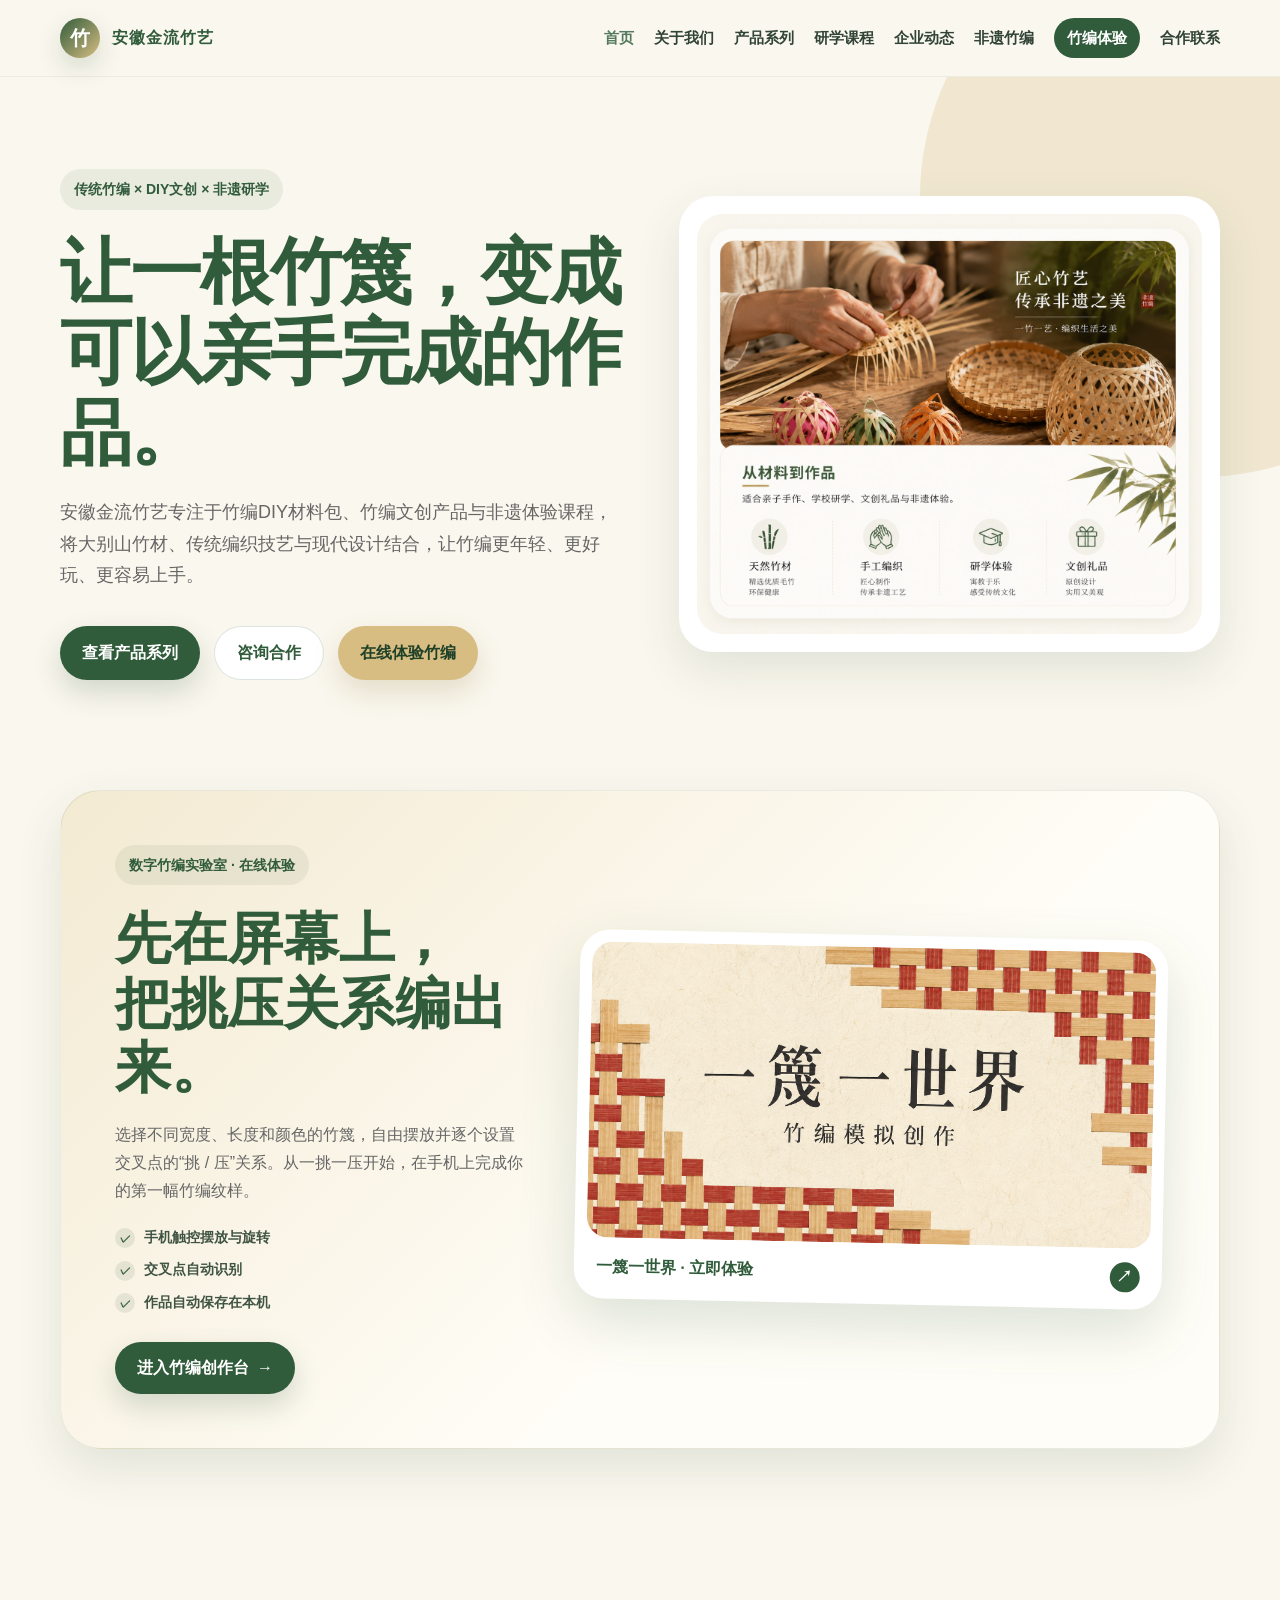
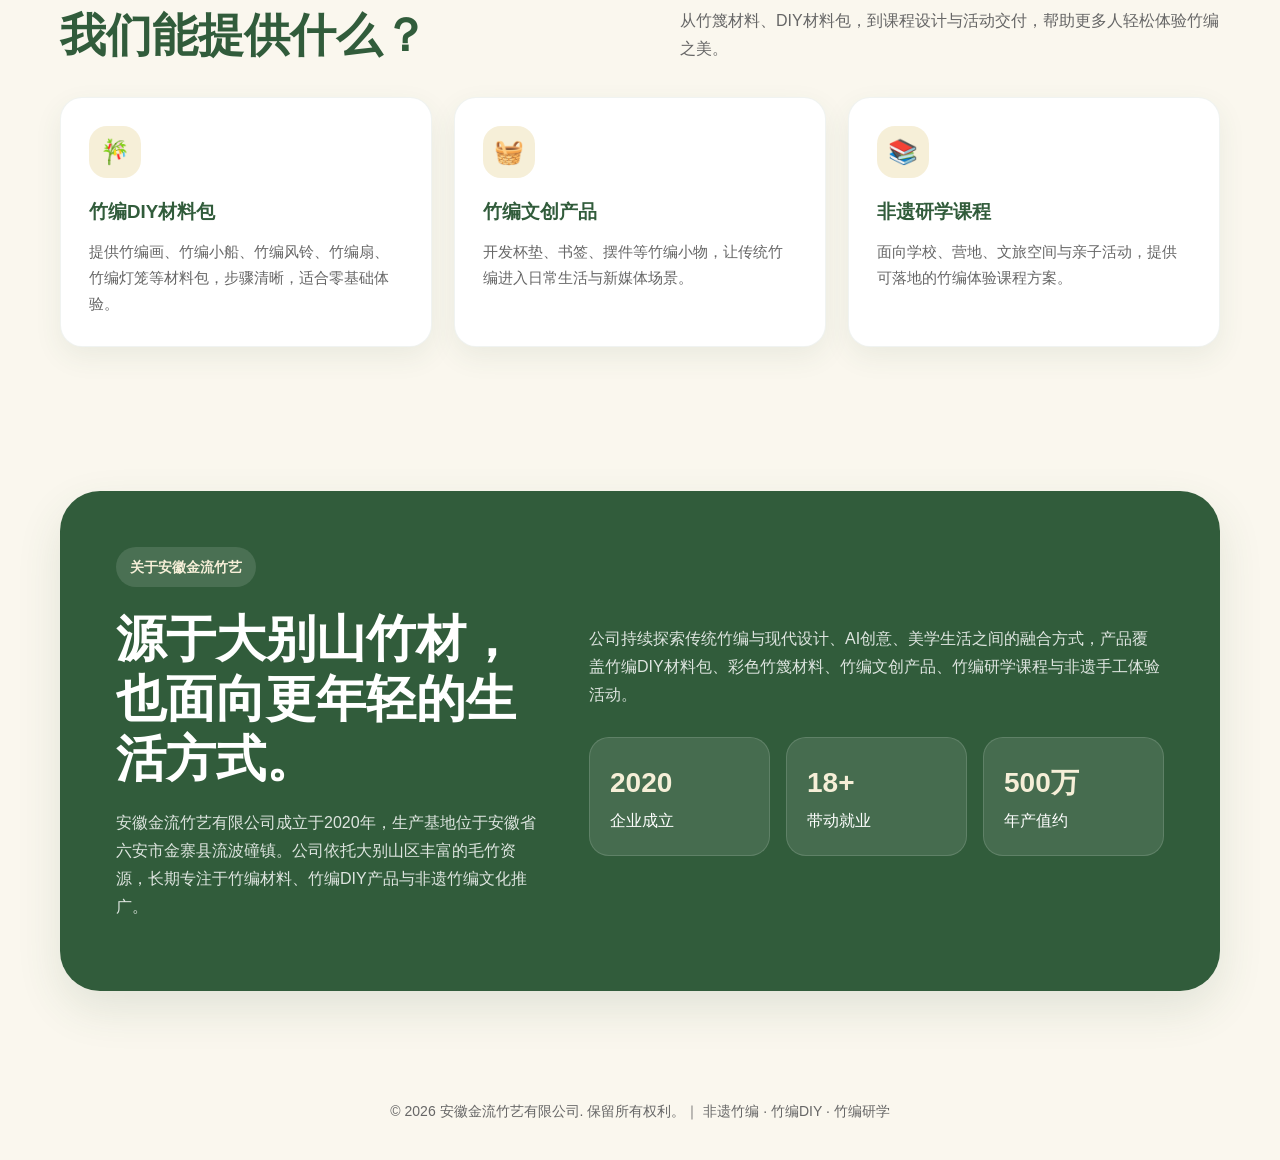
<file: index.html>
<!DOCTYPE html>
<html lang="zh-CN">
<head>
  <meta charset="UTF-8" />
  <meta name="viewport" content="width=device-width, initial-scale=1.0" />
  <title>安徽金流竹艺有限公司｜非遗竹编｜竹编DIY材料包｜竹编研学课程</title>
  <meta name="description" content="安徽金流竹艺有限公司位于安徽金寨，专注竹编DIY材料包、非遗竹编文创产品、竹编研学课程与传统竹编工艺推广。" />
  <meta name="keywords" content="安徽金流竹艺,非遗竹编,竹编DIY,竹编材料包,竹编研学,竹编文创,安徽竹编,金寨竹编" />
  <meta name="author" content="安徽金流竹艺有限公司" />
  <link rel="stylesheet" href="style.css" />
</head>
<body>
<header>
  <div class="container nav">
    <a href="index.html" class="logo" aria-label="安徽金流竹艺首页">
      <span class="logo-mark">竹</span>
      <span>安徽金流竹艺</span>
    </a>
    <nav class="nav-links">
      <a href="index.html" class="active">首页</a>
      <a href="about.html" class="">关于我们</a>
      <a href="products.html" class="">产品系列</a>
      <a href="course.html" class="">研学课程</a>
      <a href="news.html" class="">企业动态</a>
      <a href="culture.html" class="">非遗竹编</a>
      <a href="weave-game/" class="nav-game">竹编体验</a>
      <a href="contact.html" class="">合作联系</a>
    </nav>
  </div>
</header>
<main>
  <section class="hero">
    <div class="container hero-grid">
      <div>
        <span class="eyebrow">传统竹编 × DIY文创 × 非遗研学</span>
        <h1>让一根竹篾，变成可以亲手完成的作品。</h1>
        <p>安徽金流竹艺专注于竹编DIY材料包、竹编文创产品与非遗体验课程，将大别山竹材、传统编织技艺与现代设计结合，让竹编更年轻、更好玩、更容易上手。</p>
        <div class="hero-actions">
          <a class="btn" href="products.html">查看产品系列</a>
          <a class="btn secondary" href="contact.html">咨询合作</a>
          <a class="btn game-btn" href="weave-game/">在线体验竹编</a>
        </div>
      </div>
      <div class="hero-card">
        <img src="fengmian.png" alt="安徽金流竹艺非遗竹编DIY材料包与手工体验展示" />
      </div>
    </div>
  </section>

  <section class="game-section">
    <div class="container game-showcase">
      <div class="game-showcase-copy">
        <span class="eyebrow">数字竹编实验室 · 在线体验</span>
        <h2>先在屏幕上，<br />把挑压关系编出来。</h2>
        <p>选择不同宽度、长度和颜色的竹篾，自由摆放并逐个设置交叉点的“挑 / 压”关系。从一挑一压开始，在手机上完成你的第一幅竹编纹样。</p>
        <ul class="game-points">
          <li>手机触控摆放与旋转</li>
          <li>交叉点自动识别</li>
          <li>作品自动保存在本机</li>
        </ul>
        <a class="btn" href="weave-game/">进入竹编创作台 <span aria-hidden="true">→</span></a>
      </div>
      <a class="game-preview" href="weave-game/" aria-label="进入竹编模拟创作小游戏">
        <img src="weave-game-preview.png" alt="一篾一世界竹编模拟创作小游戏预览" />
        <span>一篾一世界 · 立即体验 <b aria-hidden="true">↗</b></span>
      </a>
    </div>
  </section>

  <section>
    <div class="container">
      <div class="section-title">
        <h2>我们能提供什么？</h2>
        <p>从竹篾材料、DIY材料包，到课程设计与活动交付，帮助更多人轻松体验竹编之美。</p>
      </div>
      <div class="cards">
        <article class="card"><div class="card-icon">🎋</div><h3>竹编DIY材料包</h3><p>提供竹编画、竹编小船、竹编风铃、竹编扇、竹编灯笼等材料包，步骤清晰，适合零基础体验。</p></article>
        <article class="card"><div class="card-icon">🧺</div><h3>竹编文创产品</h3><p>开发杯垫、书签、摆件等竹编小物，让传统竹编进入日常生活与新媒体场景。</p></article>
        <article class="card"><div class="card-icon">📚</div><h3>非遗研学课程</h3><p>面向学校、营地、文旅空间与亲子活动，提供可落地的竹编体验课程方案。</p></article>
      </div>
    </div>
  </section>

  <section>
    <div class="container about-block">
      <div>
        <span class="eyebrow" style="background: rgba(255,255,255,.12); color: #f6efd8;">关于安徽金流竹艺</span>
        <h2>源于大别山竹材，也面向更年轻的生活方式。</h2>
        <p>安徽金流竹艺有限公司成立于2020年，生产基地位于安徽省六安市金寨县流波䃥镇。公司依托大别山区丰富的毛竹资源，长期专注于竹编材料、竹编DIY产品与非遗竹编文化推广。</p>
      </div>
      <div>
        <p>公司持续探索传统竹编与现代设计、AI创意、美学生活之间的融合方式，产品覆盖竹编DIY材料包、彩色竹篾材料、竹编文创产品、竹编研学课程与非遗手工体验活动。</p>
        <div class="stats">
          <div class="stat"><strong>2020</strong><span>企业成立</span></div>
          <div class="stat"><strong>18+</strong><span>带动就业</span></div>
          <div class="stat"><strong>500万</strong><span>年产值约</span></div>
        </div>
      </div>
    </div>
  </section>
</main>
<footer>
  <div class="container">
    © 2026 安徽金流竹艺有限公司. 保留所有权利。｜ 非遗竹编 · 竹编DIY · 竹编研学
  </div>
</footer>
</body>
</html>
</file>
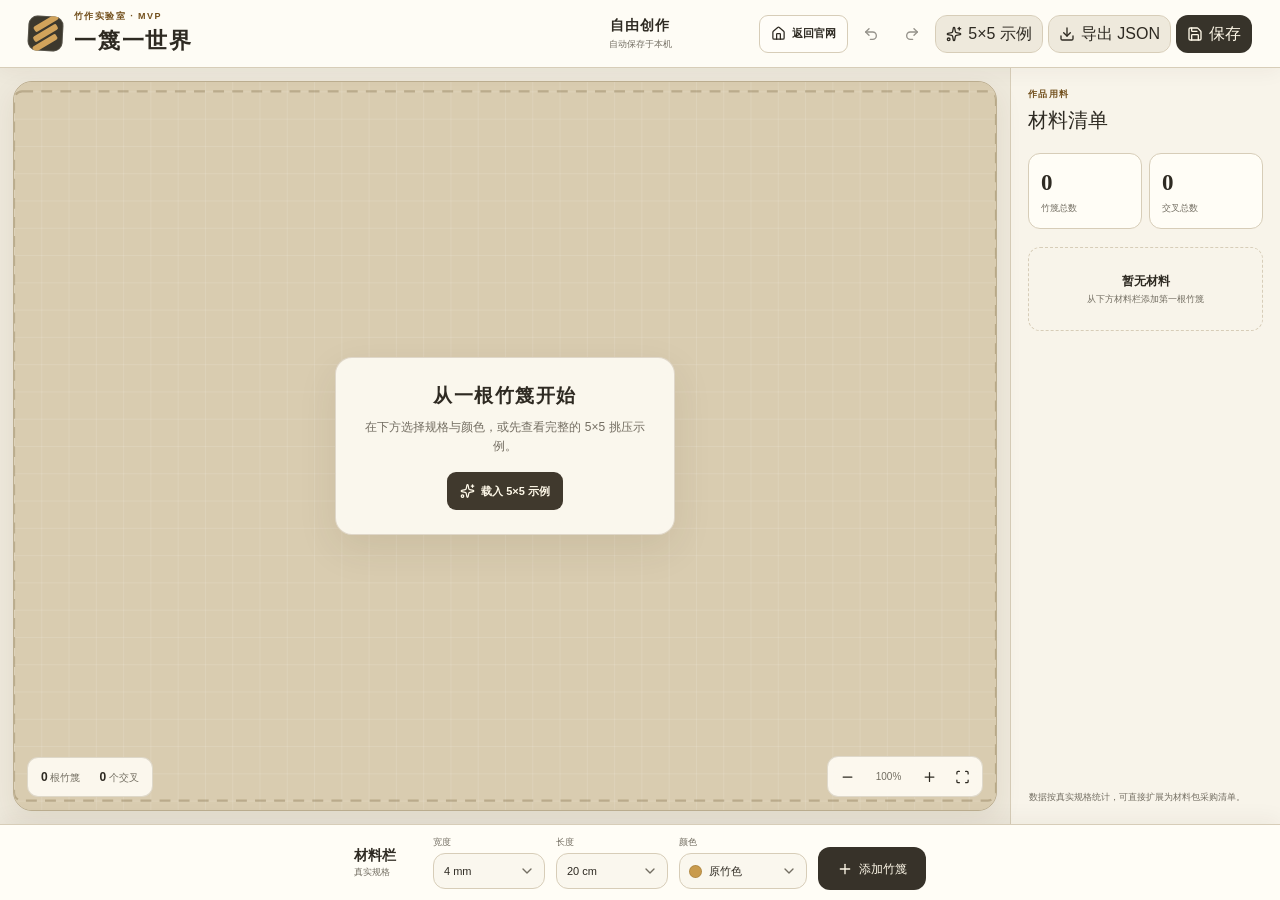
<file: weave-game/index.html>
<!doctype html>
<html lang="zh-CN">
  <head>
    <meta charset="UTF-8" />
    <meta name="viewport" content="width=device-width, initial-scale=1.0, viewport-fit=cover" />
    <meta name="theme-color" content="#315c3b" />
    <meta name="description" content="安徽金流竹艺二维竹编模拟创作小游戏：摆放竹篾，设置每个交叉点的挑压关系。" />
    <title>竹编模拟创作｜安徽金流竹艺</title>
    <script type="module" crossorigin src="./assets/index-DVBhE24_.js"></script>
    <link rel="stylesheet" crossorigin href="./assets/index-CfuG3Ato.css">
  </head>
  <body>
    <div id="root"></div>
  </body>
</html>
</file>
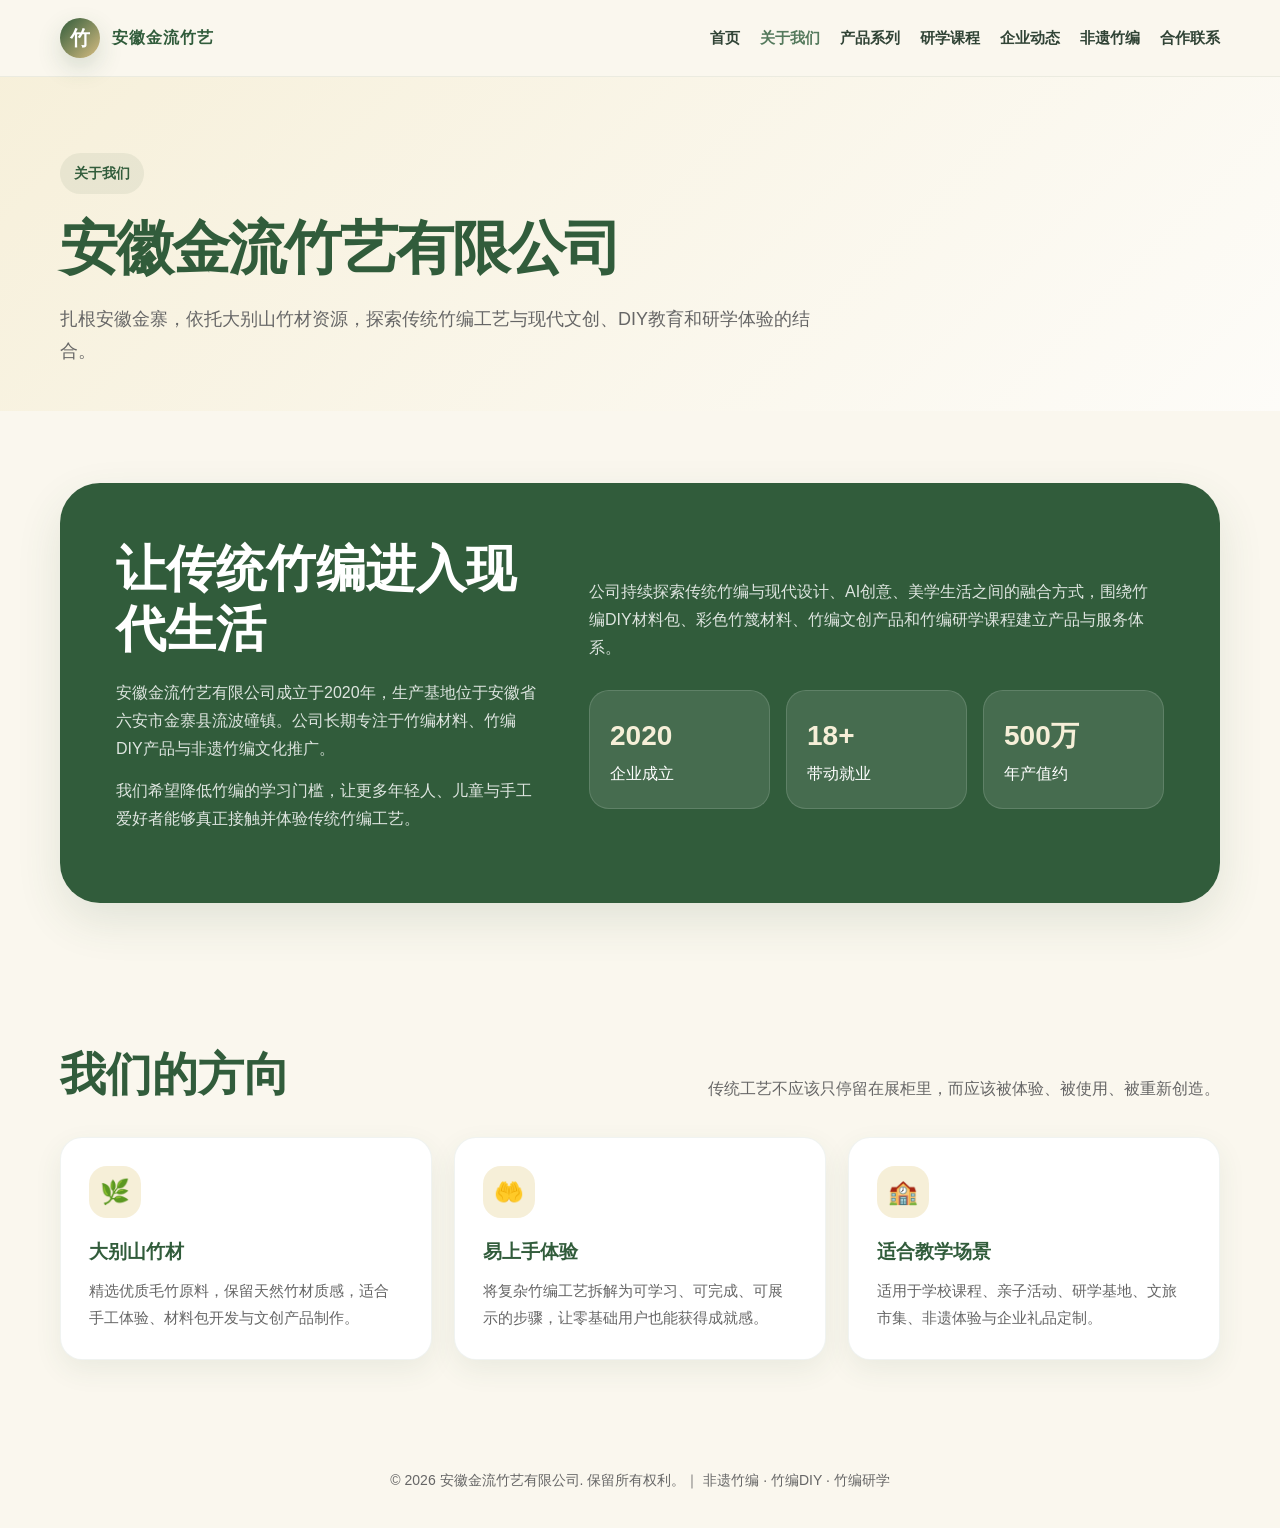
<file: about.html>
<!DOCTYPE html>
<html lang="zh-CN">
<head>
  <meta charset="UTF-8" />
  <meta name="viewport" content="width=device-width, initial-scale=1.0" />
  <title>关于我们｜安徽金流竹艺有限公司</title>
  <meta name="description" content="安徽金流竹艺有限公司成立于2020年，生产基地位于安徽省六安市金寨县流波䃥镇，专注竹编材料、竹编DIY产品与非遗竹编文化推广。" />
  <meta name="keywords" content="安徽金流竹艺,关于金流竹艺,金寨竹编,大别山竹材,安徽竹编企业" />
  <meta name="author" content="安徽金流竹艺有限公司" />
  <link rel="stylesheet" href="style.css" />
</head>
<body>
<header>
  <div class="container nav">
    <a href="index.html" class="logo" aria-label="安徽金流竹艺首页">
      <span class="logo-mark">竹</span>
      <span>安徽金流竹艺</span>
    </a>
    <nav class="nav-links">
      <a href="index.html" class="">首页</a>
      <a href="about.html" class="active">关于我们</a>
      <a href="products.html" class="">产品系列</a>
      <a href="course.html" class="">研学课程</a>
      <a href="news.html" class="">企业动态</a>
      <a href="culture.html" class="">非遗竹编</a>
      <a href="contact.html" class="">合作联系</a>
    </nav>
  </div>
</header>
<main>
  <section class="page-hero">
    <div class="container">
      <span class="eyebrow">关于我们</span>
      <h1>安徽金流竹艺有限公司</h1>
      <p>扎根安徽金寨，依托大别山竹材资源，探索传统竹编工艺与现代文创、DIY教育和研学体验的结合。</p>
    </div>
  </section>
  <section>
    <div class="container about-block">
      <div>
        <h2>让传统竹编进入现代生活</h2>
        <p>安徽金流竹艺有限公司成立于2020年，生产基地位于安徽省六安市金寨县流波䃥镇。公司长期专注于竹编材料、竹编DIY产品与非遗竹编文化推广。</p>
        <p>我们希望降低竹编的学习门槛，让更多年轻人、儿童与手工爱好者能够真正接触并体验传统竹编工艺。</p>
      </div>
      <div>
        <p>公司持续探索传统竹编与现代设计、AI创意、美学生活之间的融合方式，围绕竹编DIY材料包、彩色竹篾材料、竹编文创产品和竹编研学课程建立产品与服务体系。</p>
        <div class="stats">
          <div class="stat"><strong>2020</strong><span>企业成立</span></div>
          <div class="stat"><strong>18+</strong><span>带动就业</span></div>
          <div class="stat"><strong>500万</strong><span>年产值约</span></div>
        </div>
      </div>
    </div>
  </section>
  <section>
    <div class="container">
      <div class="section-title"><h2>我们的方向</h2><p>传统工艺不应该只停留在展柜里，而应该被体验、被使用、被重新创造。</p></div>
      <div class="cards">
        <article class="card"><div class="card-icon">🌿</div><h3>大别山竹材</h3><p>精选优质毛竹原料，保留天然竹材质感，适合手工体验、材料包开发与文创产品制作。</p></article>
        <article class="card"><div class="card-icon">🤲</div><h3>易上手体验</h3><p>将复杂竹编工艺拆解为可学习、可完成、可展示的步骤，让零基础用户也能获得成就感。</p></article>
        <article class="card"><div class="card-icon">🏫</div><h3>适合教学场景</h3><p>适用于学校课程、亲子活动、研学基地、文旅市集、非遗体验与企业礼品定制。</p></article>
      </div>
    </div>
  </section>
</main>
<footer>
  <div class="container">
    © 2026 安徽金流竹艺有限公司. 保留所有权利。｜ 非遗竹编 · 竹编DIY · 竹编研学
  </div>
</footer>
</body>
</html>
</file>
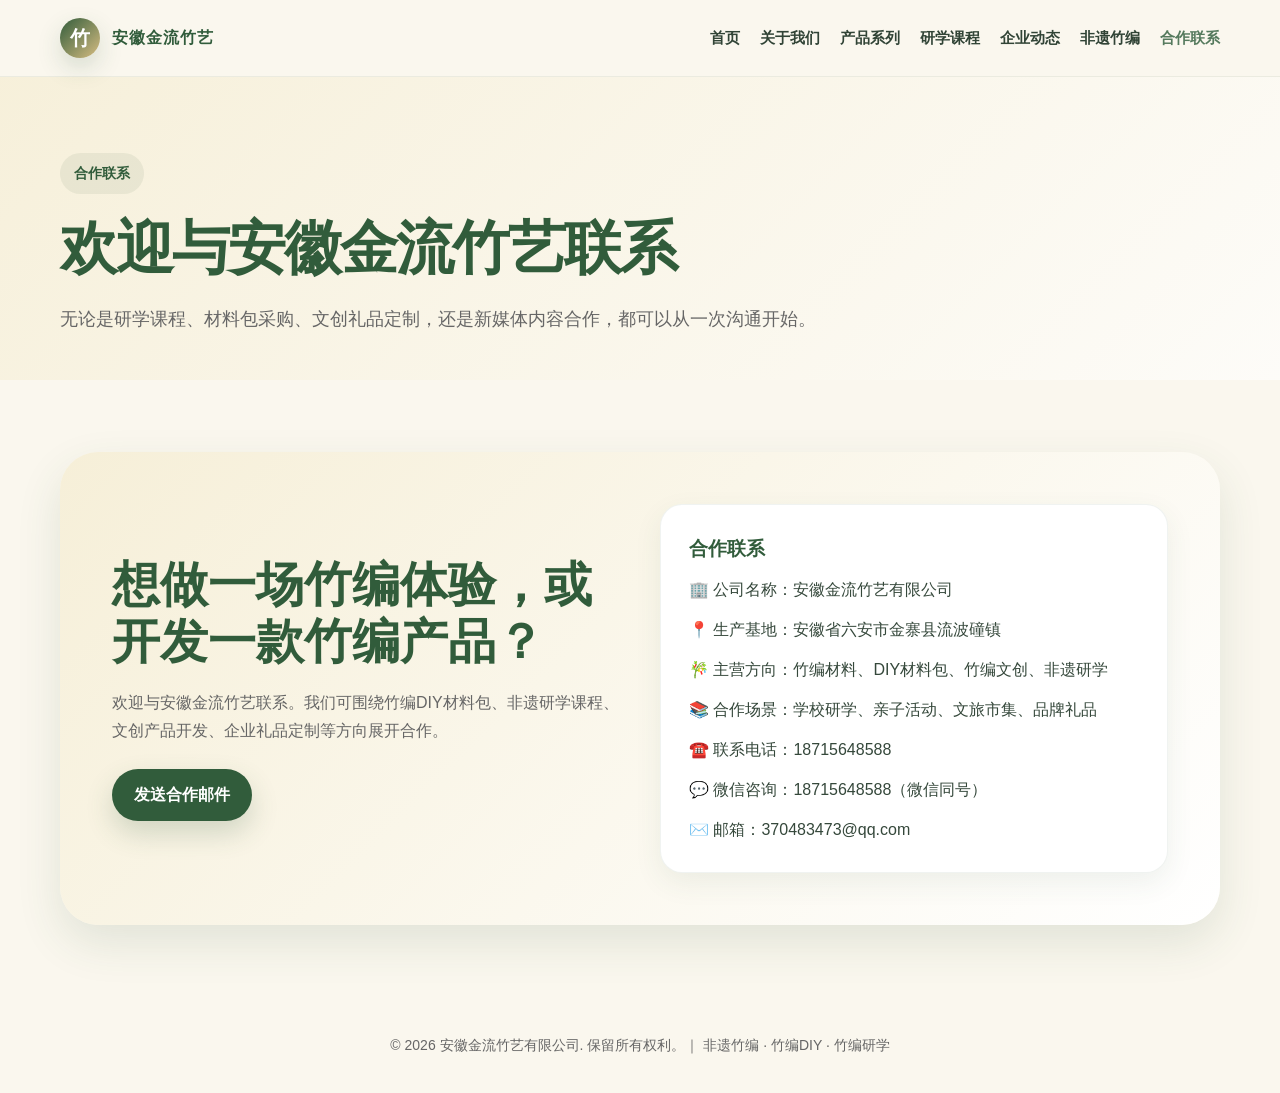
<file: contact.html>
<!DOCTYPE html>
<html lang="zh-CN">
<head>
  <meta charset="UTF-8" />
  <meta name="viewport" content="width=device-width, initial-scale=1.0" />
  <title>合作联系｜安徽金流竹艺有限公司</title>
  <meta name="description" content="联系安徽金流竹艺有限公司，咨询竹编DIY材料包、非遗竹编研学课程、文创礼品定制与合作。" />
  <meta name="keywords" content="安徽金流竹艺联系方式,竹编合作,竹编材料包采购,竹编研学合作" />
  <meta name="author" content="安徽金流竹艺有限公司" />
  <link rel="stylesheet" href="style.css" />
</head>
<body>
<header>
  <div class="container nav">
    <a href="index.html" class="logo" aria-label="安徽金流竹艺首页">
      <span class="logo-mark">竹</span>
      <span>安徽金流竹艺</span>
    </a>
    <nav class="nav-links">
      <a href="index.html" class="">首页</a>
      <a href="about.html" class="">关于我们</a>
      <a href="products.html" class="">产品系列</a>
      <a href="course.html" class="">研学课程</a>
      <a href="news.html" class="">企业动态</a>
      <a href="culture.html" class="">非遗竹编</a>
      <a href="contact.html" class="active">合作联系</a>
    </nav>
  </div>
</header>
<main>
  <section class="page-hero"><div class="container"><span class="eyebrow">合作联系</span><h1>欢迎与安徽金流竹艺联系</h1><p>无论是研学课程、材料包采购、文创礼品定制，还是新媒体内容合作，都可以从一次沟通开始。</p></div></section>
  <section><div class="container contact">
    <div><h2>想做一场竹编体验，或开发一款竹编产品？</h2><p>欢迎与安徽金流竹艺联系。我们可围绕竹编DIY材料包、非遗研学课程、文创产品开发、企业礼品定制等方向展开合作。</p><a class="btn" href="mailto:370483473@qq.com">发送合作邮件</a></div>
    <div class="contact-box"><h3>合作联系</h3><div class="contact-list">
      <span>🏢 公司名称：安徽金流竹艺有限公司</span>
      <span>📍 生产基地：安徽省六安市金寨县流波䃥镇</span>
      <span>🎋 主营方向：竹编材料、DIY材料包、竹编文创、非遗研学</span>
      <span>📚 合作场景：学校研学、亲子活动、文旅市集、品牌礼品</span>
      <span>☎️ 联系电话：18715648588</span>
      <span>💬 微信咨询：18715648588（微信同号）</span>
      <span>✉️ 邮箱：370483473@qq.com</span>
    </div></div>
  </div></section>
</main>
<footer>
  <div class="container">
    © 2026 安徽金流竹艺有限公司. 保留所有权利。｜ 非遗竹编 · 竹编DIY · 竹编研学
  </div>
</footer>
</body>
</html>
</file>
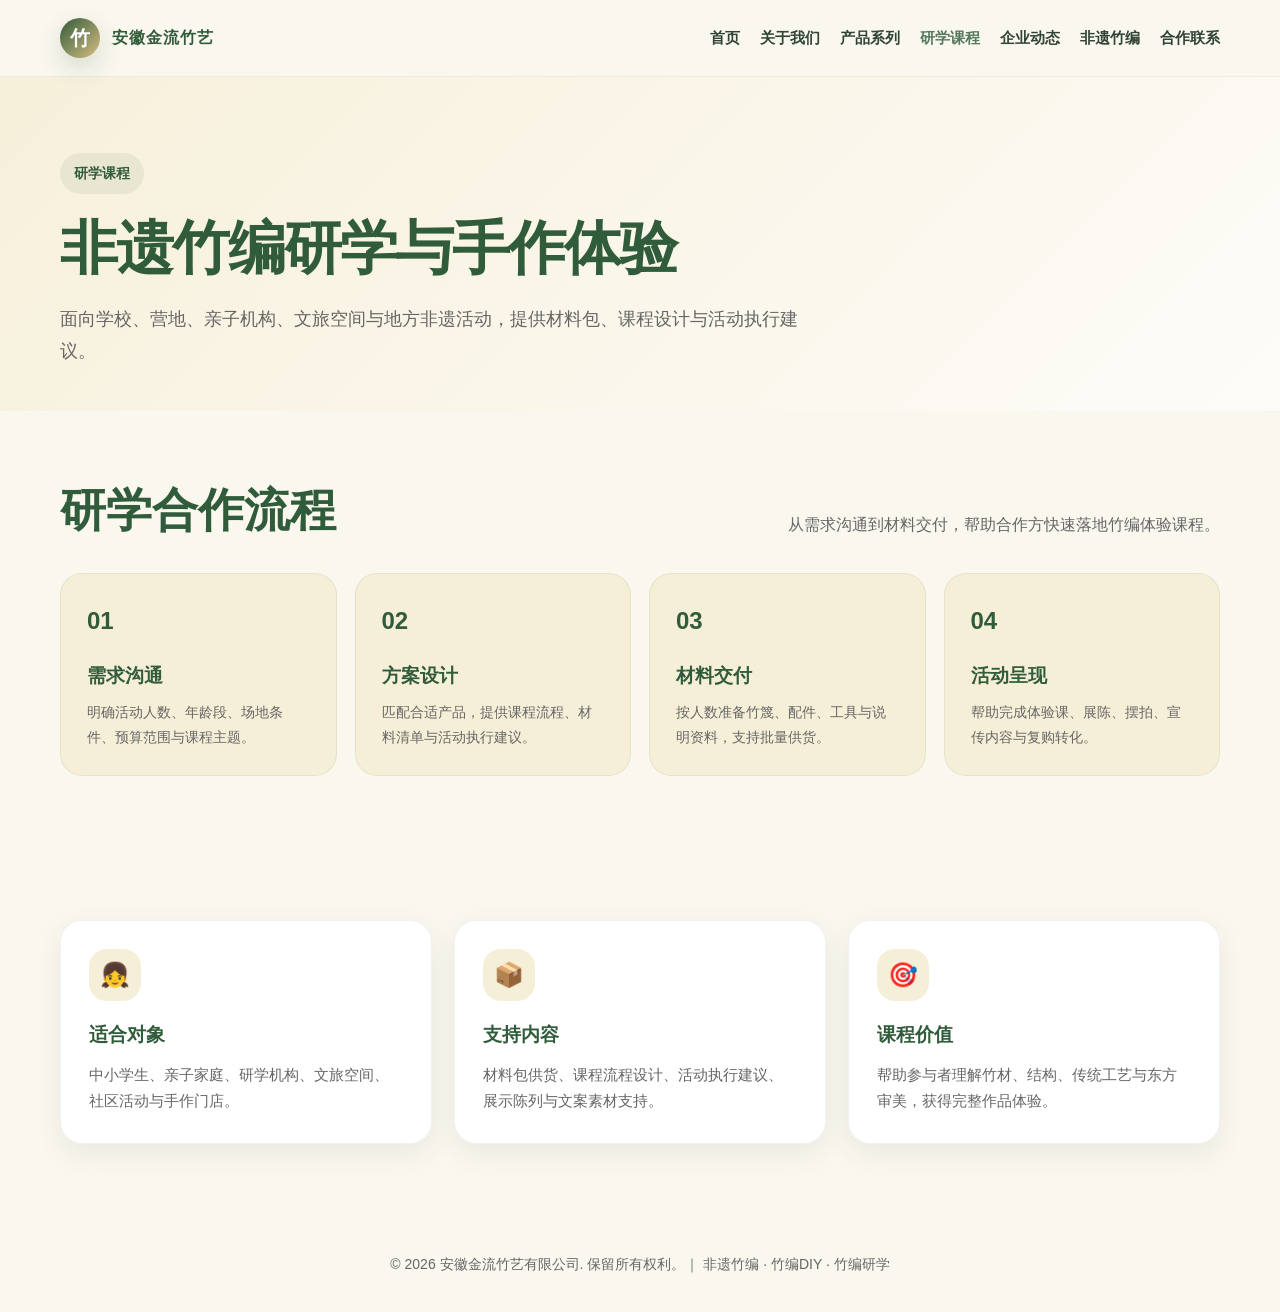
<file: course.html>
<!DOCTYPE html>
<html lang="zh-CN">
<head>
  <meta charset="UTF-8" />
  <meta name="viewport" content="width=device-width, initial-scale=1.0" />
  <title>研学课程｜非遗竹编研学｜竹编DIY体验课程</title>
  <meta name="description" content="安徽金流竹艺提供非遗竹编研学课程、竹编DIY体验课程、学校研学材料包与活动方案。" />
  <meta name="keywords" content="竹编研学,非遗研学,竹编课程,竹编DIY体验,学校研学,亲子手工" />
  <meta name="author" content="安徽金流竹艺有限公司" />
  <link rel="stylesheet" href="style.css" />
</head>
<body>
<header>
  <div class="container nav">
    <a href="index.html" class="logo" aria-label="安徽金流竹艺首页">
      <span class="logo-mark">竹</span>
      <span>安徽金流竹艺</span>
    </a>
    <nav class="nav-links">
      <a href="index.html" class="">首页</a>
      <a href="about.html" class="">关于我们</a>
      <a href="products.html" class="">产品系列</a>
      <a href="course.html" class="active">研学课程</a>
      <a href="news.html" class="">企业动态</a>
      <a href="culture.html" class="">非遗竹编</a>
      <a href="contact.html" class="">合作联系</a>
    </nav>
  </div>
</header>
<main>
  <section class="page-hero"><div class="container"><span class="eyebrow">研学课程</span><h1>非遗竹编研学与手作体验</h1><p>面向学校、营地、亲子机构、文旅空间与地方非遗活动，提供材料包、课程设计与活动执行建议。</p></div></section>
  <section><div class="container"><div class="section-title"><h2>研学合作流程</h2><p>从需求沟通到材料交付，帮助合作方快速落地竹编体验课程。</p></div><div class="process">
    <article class="step"><h3>需求沟通</h3><p>明确活动人数、年龄段、场地条件、预算范围与课程主题。</p></article>
    <article class="step"><h3>方案设计</h3><p>匹配合适产品，提供课程流程、材料清单与活动执行建议。</p></article>
    <article class="step"><h3>材料交付</h3><p>按人数准备竹篾、配件、工具与说明资料，支持批量供货。</p></article>
    <article class="step"><h3>活动呈现</h3><p>帮助完成体验课、展陈、摆拍、宣传内容与复购转化。</p></article>
  </div></div></section>
  <section><div class="container"><div class="cards">
    <article class="card"><div class="card-icon">👧</div><h3>适合对象</h3><p>中小学生、亲子家庭、研学机构、文旅空间、社区活动与手作门店。</p></article>
    <article class="card"><div class="card-icon">📦</div><h3>支持内容</h3><p>材料包供货、课程流程设计、活动执行建议、展示陈列与文案素材支持。</p></article>
    <article class="card"><div class="card-icon">🎯</div><h3>课程价值</h3><p>帮助参与者理解竹材、结构、传统工艺与东方审美，获得完整作品体验。</p></article>
  </div></div></section>
</main>
<footer>
  <div class="container">
    © 2026 安徽金流竹艺有限公司. 保留所有权利。｜ 非遗竹编 · 竹编DIY · 竹编研学
  </div>
</footer>
</body>
</html>
</file>
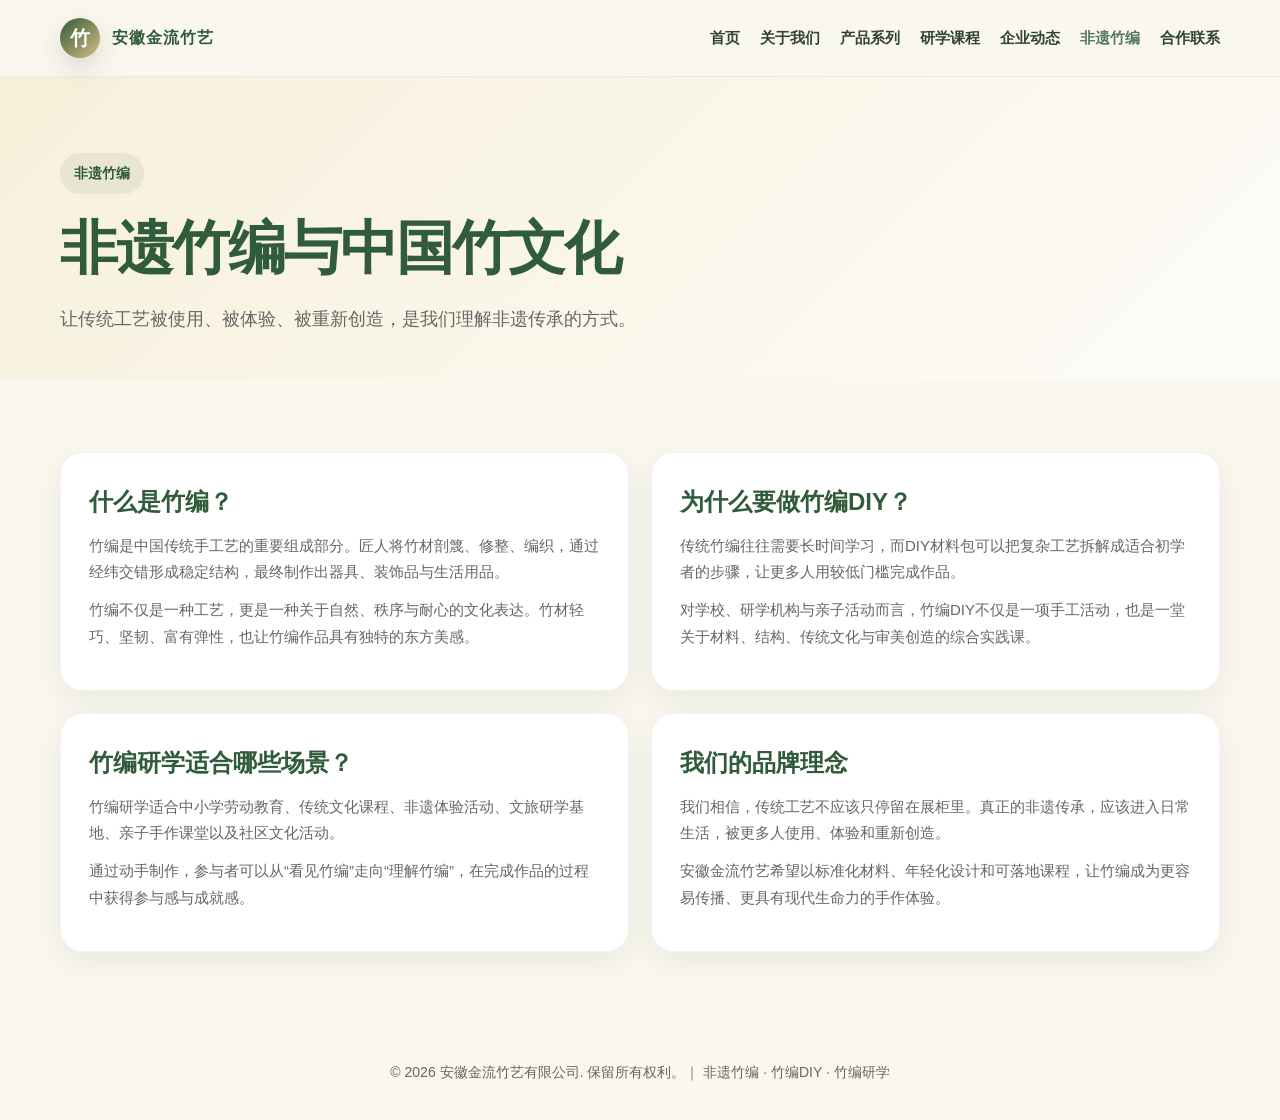
<file: culture.html>
<!DOCTYPE html>
<html lang="zh-CN">
<head>
  <meta charset="UTF-8" />
  <meta name="viewport" content="width=device-width, initial-scale=1.0" />
  <title>非遗竹编｜竹编文化｜竹编DIY入门</title>
  <meta name="description" content="介绍非遗竹编、中国竹文化、竹编DIY价值与竹编研学适用场景。" />
  <meta name="keywords" content="非遗竹编,竹编文化,竹编DIY,竹编入门,中国竹文化,传统竹编工艺" />
  <meta name="author" content="安徽金流竹艺有限公司" />
  <link rel="stylesheet" href="style.css" />
</head>
<body>
<header>
  <div class="container nav">
    <a href="index.html" class="logo" aria-label="安徽金流竹艺首页">
      <span class="logo-mark">竹</span>
      <span>安徽金流竹艺</span>
    </a>
    <nav class="nav-links">
      <a href="index.html" class="">首页</a>
      <a href="about.html" class="">关于我们</a>
      <a href="products.html" class="">产品系列</a>
      <a href="course.html" class="">研学课程</a>
      <a href="news.html" class="">企业动态</a>
      <a href="culture.html" class="active">非遗竹编</a>
      <a href="contact.html" class="">合作联系</a>
    </nav>
  </div>
</header>
<main>
  <section class="page-hero"><div class="container"><span class="eyebrow">非遗竹编</span><h1>非遗竹编与中国竹文化</h1><p>让传统工艺被使用、被体验、被重新创造，是我们理解非遗传承的方式。</p></div></section>
  <section><div class="container article-grid">
    <article class="article"><h3>什么是竹编？</h3><p>竹编是中国传统手工艺的重要组成部分。匠人将竹材剖篾、修整、编织，通过经纬交错形成稳定结构，最终制作出器具、装饰品与生活用品。</p><p>竹编不仅是一种工艺，更是一种关于自然、秩序与耐心的文化表达。竹材轻巧、坚韧、富有弹性，也让竹编作品具有独特的东方美感。</p></article>
    <article class="article"><h3>为什么要做竹编DIY？</h3><p>传统竹编往往需要长时间学习，而DIY材料包可以把复杂工艺拆解成适合初学者的步骤，让更多人用较低门槛完成作品。</p><p>对学校、研学机构与亲子活动而言，竹编DIY不仅是一项手工活动，也是一堂关于材料、结构、传统文化与审美创造的综合实践课。</p></article>
    <article class="article"><h3>竹编研学适合哪些场景？</h3><p>竹编研学适合中小学劳动教育、传统文化课程、非遗体验活动、文旅研学基地、亲子手作课堂以及社区文化活动。</p><p>通过动手制作，参与者可以从“看见竹编”走向“理解竹编”，在完成作品的过程中获得参与感与成就感。</p></article>
    <article class="article"><h3>我们的品牌理念</h3><p>我们相信，传统工艺不应该只停留在展柜里。真正的非遗传承，应该进入日常生活，被更多人使用、体验和重新创造。</p><p>安徽金流竹艺希望以标准化材料、年轻化设计和可落地课程，让竹编成为更容易传播、更具有现代生命力的手作体验。</p></article>
  </div></section>
</main>
<footer>
  <div class="container">
    © 2026 安徽金流竹艺有限公司. 保留所有权利。｜ 非遗竹编 · 竹编DIY · 竹编研学
  </div>
</footer>
</body>
</html>
</file>
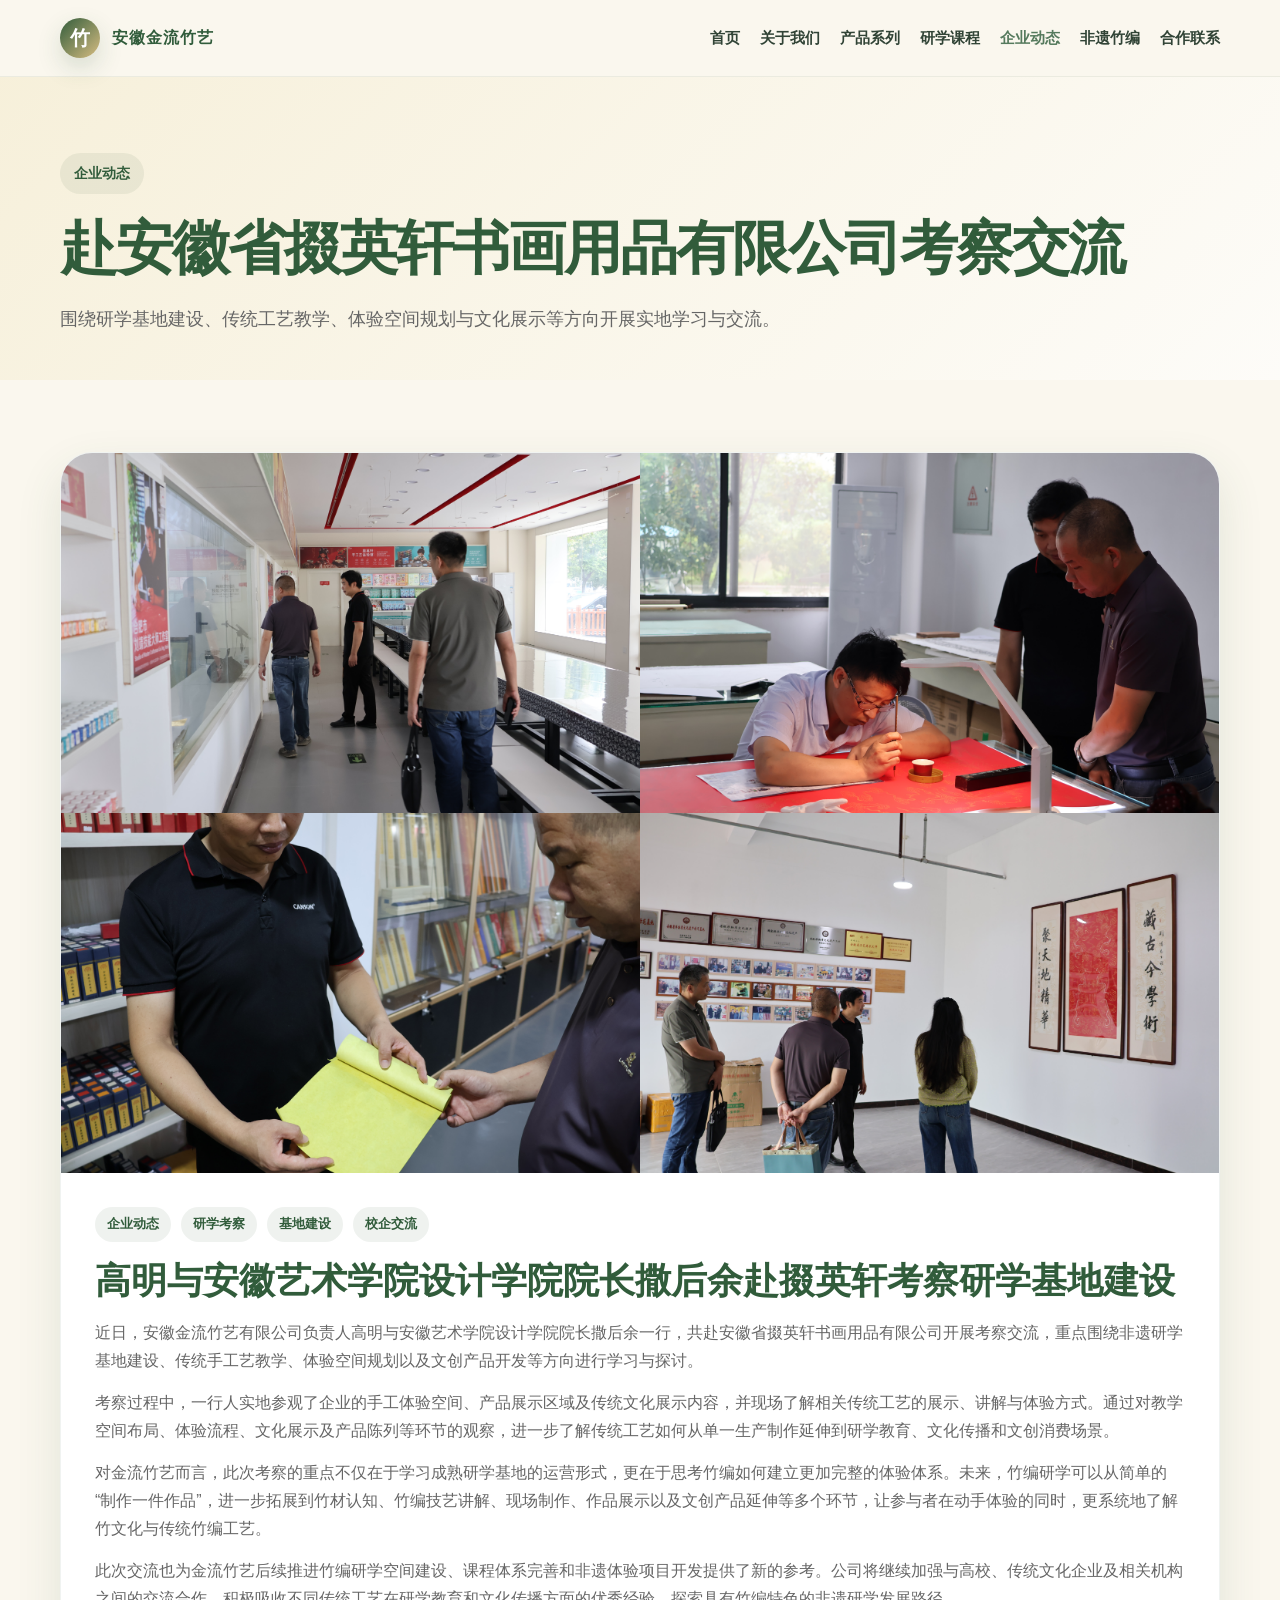
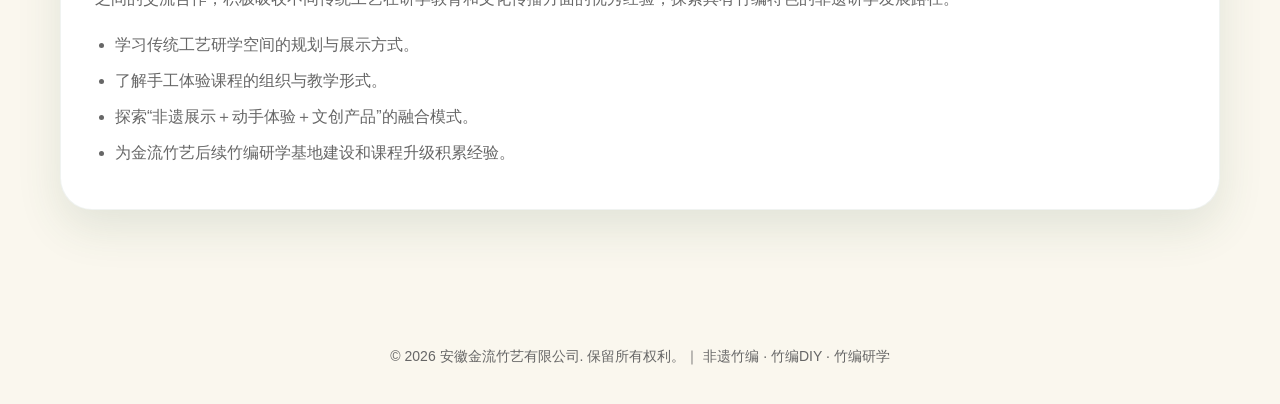
<file: news-duoyingxuan-study-tour.html>
<!DOCTYPE html>
<html lang="zh-CN">
<head>
  <meta charset="UTF-8" />
  <meta name="viewport" content="width=device-width, initial-scale=1.0" />
  <title>企业动态｜赴安徽省掇英轩书画用品有限公司考察研学基地建设</title>
  <meta name="description" content="安徽金流竹艺负责人高明与安徽艺术学院设计学院院长撒后余，共赴安徽省掇英轩书画用品有限公司考察交流，围绕研学基地建设、传统工艺教学与体验空间进行学习探讨。" />
  <meta name="keywords" content="金流竹艺企业动态,掇英轩书画用品,研学基地建设,安徽艺术学院,撒后余,高明,非遗研学,传统工艺" />
  <meta name="author" content="安徽金流竹艺有限公司" />
  <link rel="stylesheet" href="style.css" />
</head>
<body>
<header>
  <div class="container nav">
    <a href="index.html" class="logo" aria-label="安徽金流竹艺首页">
      <span class="logo-mark">竹</span>
      <span>安徽金流竹艺</span>
    </a>
    <nav class="nav-links">
      <a href="index.html">首页</a>
      <a href="about.html">关于我们</a>
      <a href="products.html">产品系列</a>
      <a href="course.html">研学课程</a>
      <a href="news.html" class="active">企业动态</a>
      <a href="culture.html">非遗竹编</a>
      <a href="contact.html">合作联系</a>
    </nav>
  </div>
</header>
<main>

  <section class="page-hero">
    <div class="container">
      <span class="eyebrow">企业动态</span>
      <h1>赴安徽省掇英轩书画用品有限公司考察交流</h1>
      <p>围绕研学基地建设、传统工艺教学、体验空间规划与文化展示等方向开展实地学习与交流。</p>
    </div>
  </section>

  <section>
    <div class="container">
      <article class="news-card">
        <div class="news-images">
          <img src="IMG_0303.JPG" alt="高明与安徽艺术学院设计学院院长撒后余一行参观掇英轩手工体验空间" />
          <img src="IMG_0316.JPG" alt="考察人员近距离了解传统手工制作与教学方式" />
          <img src="IMG_0367.JPG" alt="现场了解传统书画材料与工艺产品展示" />
          <img src="IMG_0257.JPG" alt="参观掇英轩传统文化与研学展示空间" />
        </div>
        <div class="news-content">
          <div class="news-meta">
            <span>企业动态</span>
            <span>研学考察</span>
            <span>基地建设</span>
            <span>校企交流</span>
          </div>

          <h2>高明与安徽艺术学院设计学院院长撒后余赴掇英轩考察研学基地建设</h2>

          <p>近日，安徽金流竹艺有限公司负责人高明与安徽艺术学院设计学院院长撒后余一行，共赴安徽省掇英轩书画用品有限公司开展考察交流，重点围绕非遗研学基地建设、传统手工艺教学、体验空间规划以及文创产品开发等方向进行学习与探讨。</p>

          <p>考察过程中，一行人实地参观了企业的手工体验空间、产品展示区域及传统文化展示内容，并现场了解相关传统工艺的展示、讲解与体验方式。通过对教学空间布局、体验流程、文化展示及产品陈列等环节的观察，进一步了解传统工艺如何从单一生产制作延伸到研学教育、文化传播和文创消费场景。</p>

          <p>对金流竹艺而言，此次考察的重点不仅在于学习成熟研学基地的运营形式，更在于思考竹编如何建立更加完整的体验体系。未来，竹编研学可以从简单的“制作一件作品”，进一步拓展到竹材认知、竹编技艺讲解、现场制作、作品展示以及文创产品延伸等多个环节，让参与者在动手体验的同时，更系统地了解竹文化与传统竹编工艺。</p>

          <p>此次交流也为金流竹艺后续推进竹编研学空间建设、课程体系完善和非遗体验项目开发提供了新的参考。公司将继续加强与高校、传统文化企业及相关机构之间的交流合作，积极吸收不同传统工艺在研学教育和文化传播方面的优秀经验，探索具有竹编特色的非遗研学发展路径。</p>

          <ul class="news-list">
            <li>学习传统工艺研学空间的规划与展示方式。</li>
            <li>了解手工体验课程的组织与教学形式。</li>
            <li>探索“非遗展示＋动手体验＋文创产品”的融合模式。</li>
            <li>为金流竹艺后续竹编研学基地建设和课程升级积累经验。</li>
          </ul>
        </div>
      </article>
    </div>
  </section>

</main>
<footer>
  <div class="container">
    © 2026 安徽金流竹艺有限公司. 保留所有权利。｜ 非遗竹编 · 竹编DIY · 竹编研学
  </div>
</footer>
</body>
</html>
</file>
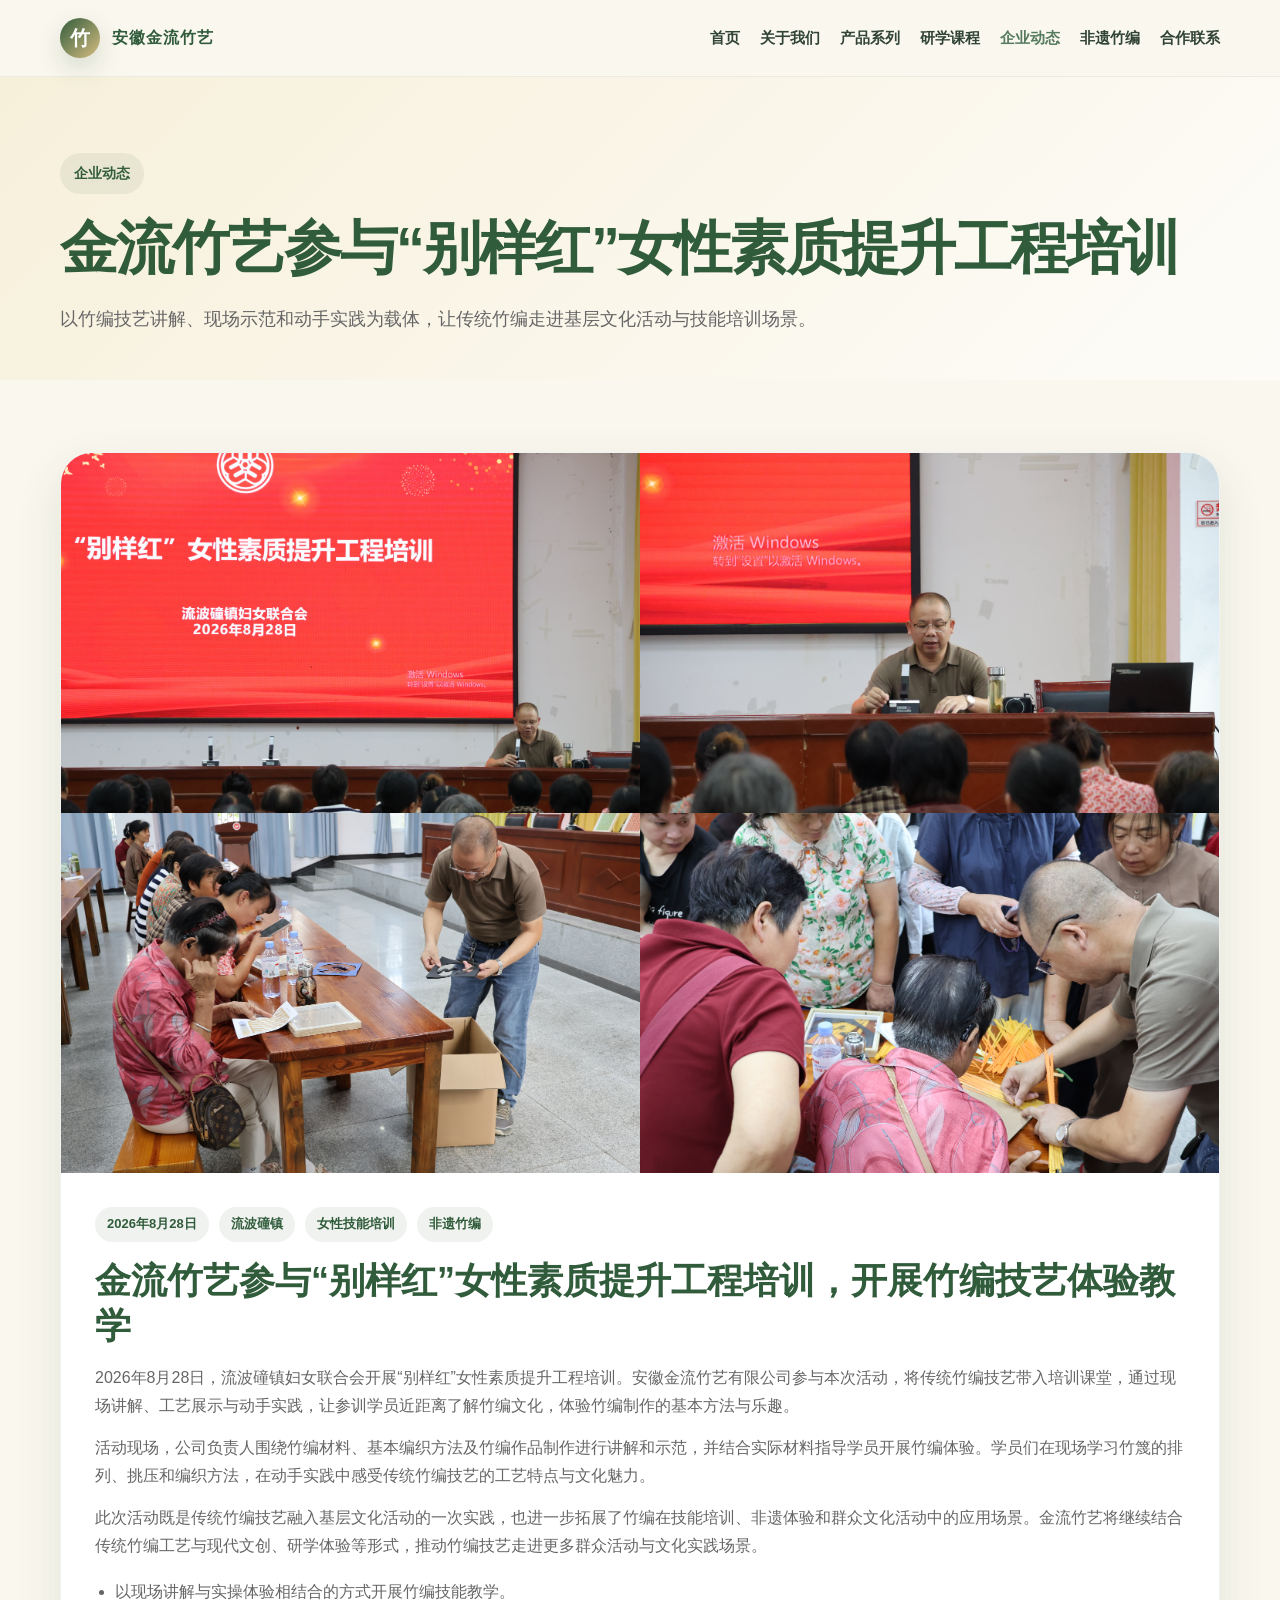
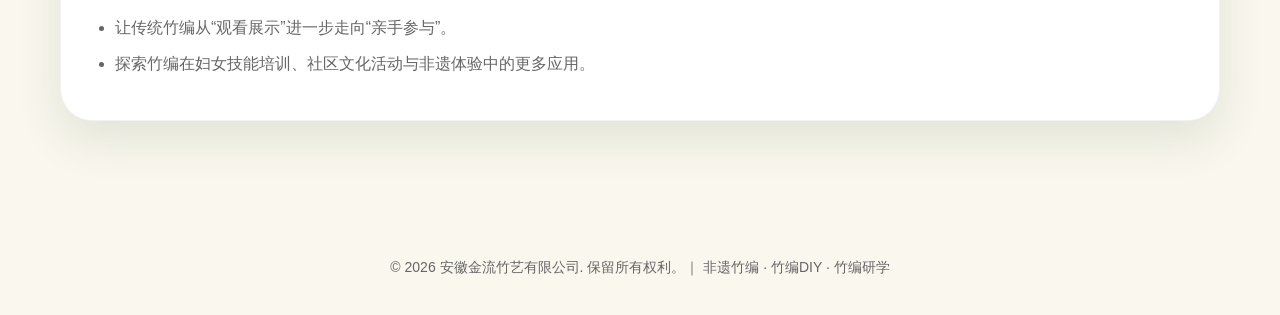
<file: news-women-training-20260828.html>
<!DOCTYPE html>
<html lang="zh-CN">
<head>
  <meta charset="UTF-8" />
  <meta name="viewport" content="width=device-width, initial-scale=1.0" />
  <title>企业动态｜“别样红”女性素质提升工程竹编技艺培训</title>
  <meta name="description" content="2026年8月28日，安徽金流竹艺参与流波䃥镇妇女联合会“别样红”女性素质提升工程培训，开展竹编技艺讲解与实操体验。" />
  <meta name="keywords" content="金流竹艺企业动态,流波䃥镇妇联,女性素质提升工程,竹编培训,非遗竹编,竹编体验" />
  <meta name="author" content="安徽金流竹艺有限公司" />
  <link rel="stylesheet" href="style.css" />
</head>
<body>
<header>
  <div class="container nav">
    <a href="index.html" class="logo" aria-label="安徽金流竹艺首页">
      <span class="logo-mark">竹</span>
      <span>安徽金流竹艺</span>
    </a>
    <nav class="nav-links">
      <a href="index.html">首页</a>
      <a href="about.html">关于我们</a>
      <a href="products.html">产品系列</a>
      <a href="course.html">研学课程</a>
      <a href="news.html" class="active">企业动态</a>
      <a href="culture.html">非遗竹编</a>
      <a href="contact.html">合作联系</a>
    </nav>
  </div>
</header>
<main>

  <section class="page-hero">
    <div class="container">
      <span class="eyebrow">企业动态</span>
      <h1>金流竹艺参与“别样红”女性素质提升工程培训</h1>
      <p>以竹编技艺讲解、现场示范和动手实践为载体，让传统竹编走进基层文化活动与技能培训场景。</p>
    </div>
  </section>

  <section>
    <div class="container">
      <article class="news-card">
        <div class="news-images">
          <img src="IMG_0109.JPG" alt="2026年8月28日流波䃥镇妇女联合会别样红女性素质提升工程培训现场" />
          <img src="IMG_0142.JPG" alt="安徽金流竹艺负责人在女性素质提升工程培训现场进行讲解" />
          <img src="IMG_0206.JPG" alt="竹编培训现场材料与作品指导" />
          <img src="IMG_0222.JPG" alt="参训学员现场学习竹篾排列与编织方法" />
        </div>
        <div class="news-content">
          <div class="news-meta">
            <span>2026年8月28日</span>
            <span>流波䃥镇</span>
            <span>女性技能培训</span>
            <span>非遗竹编</span>
          </div>

          <h2>金流竹艺参与“别样红”女性素质提升工程培训，开展竹编技艺体验教学</h2>

          <p>2026年8月28日，流波䃥镇妇女联合会开展“别样红”女性素质提升工程培训。安徽金流竹艺有限公司参与本次活动，将传统竹编技艺带入培训课堂，通过现场讲解、工艺展示与动手实践，让参训学员近距离了解竹编文化，体验竹编制作的基本方法与乐趣。</p>

          <p>活动现场，公司负责人围绕竹编材料、基本编织方法及竹编作品制作进行讲解和示范，并结合实际材料指导学员开展竹编体验。学员们在现场学习竹篾的排列、挑压和编织方法，在动手实践中感受传统竹编技艺的工艺特点与文化魅力。</p>

          <p>此次活动既是传统竹编技艺融入基层文化活动的一次实践，也进一步拓展了竹编在技能培训、非遗体验和群众文化活动中的应用场景。金流竹艺将继续结合传统竹编工艺与现代文创、研学体验等形式，推动竹编技艺走进更多群众活动与文化实践场景。</p>

          <ul class="news-list">
            <li>以现场讲解与实操体验相结合的方式开展竹编技能教学。</li>
            <li>让传统竹编从“观看展示”进一步走向“亲手参与”。</li>
            <li>探索竹编在妇女技能培训、社区文化活动与非遗体验中的更多应用。</li>
          </ul>
        </div>
      </article>
    </div>
  </section>

</main>
<footer>
  <div class="container">
    © 2026 安徽金流竹艺有限公司. 保留所有权利。｜ 非遗竹编 · 竹编DIY · 竹编研学
  </div>
</footer>
</body>
</html>
</file>
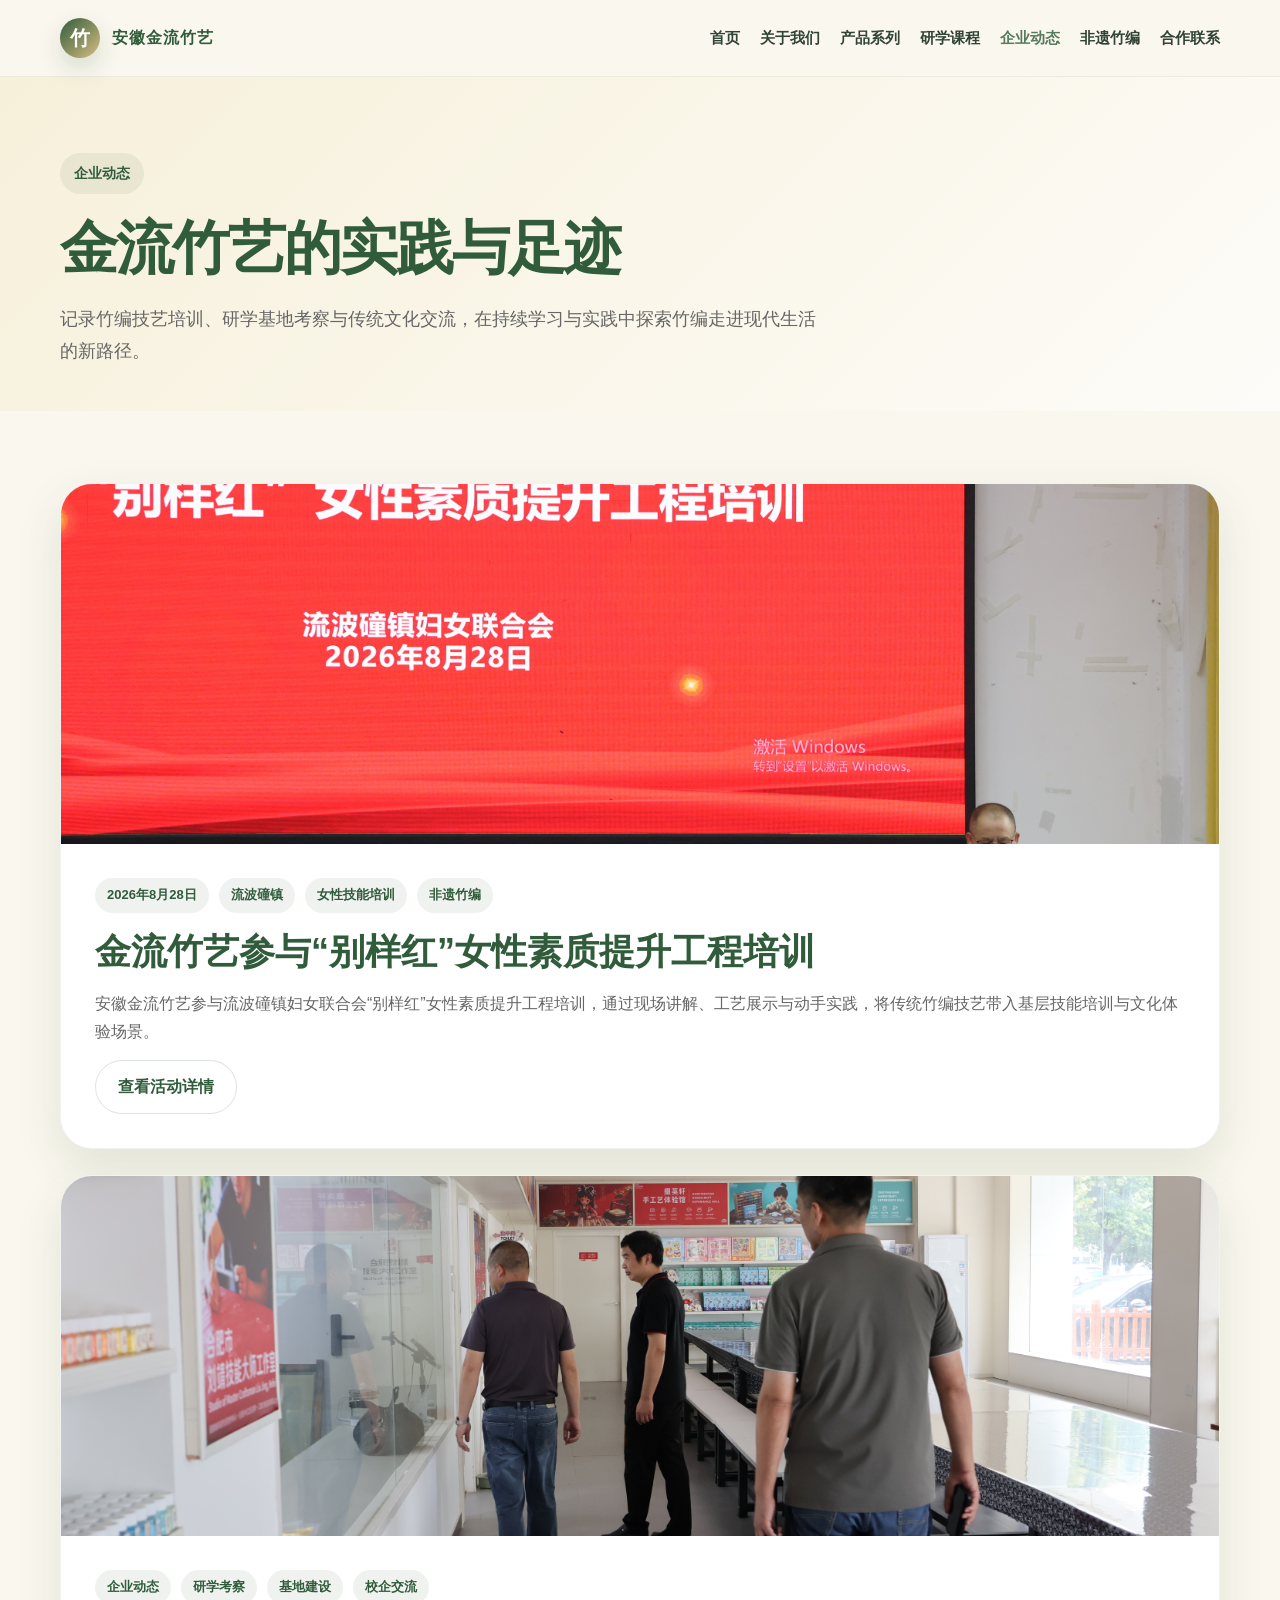
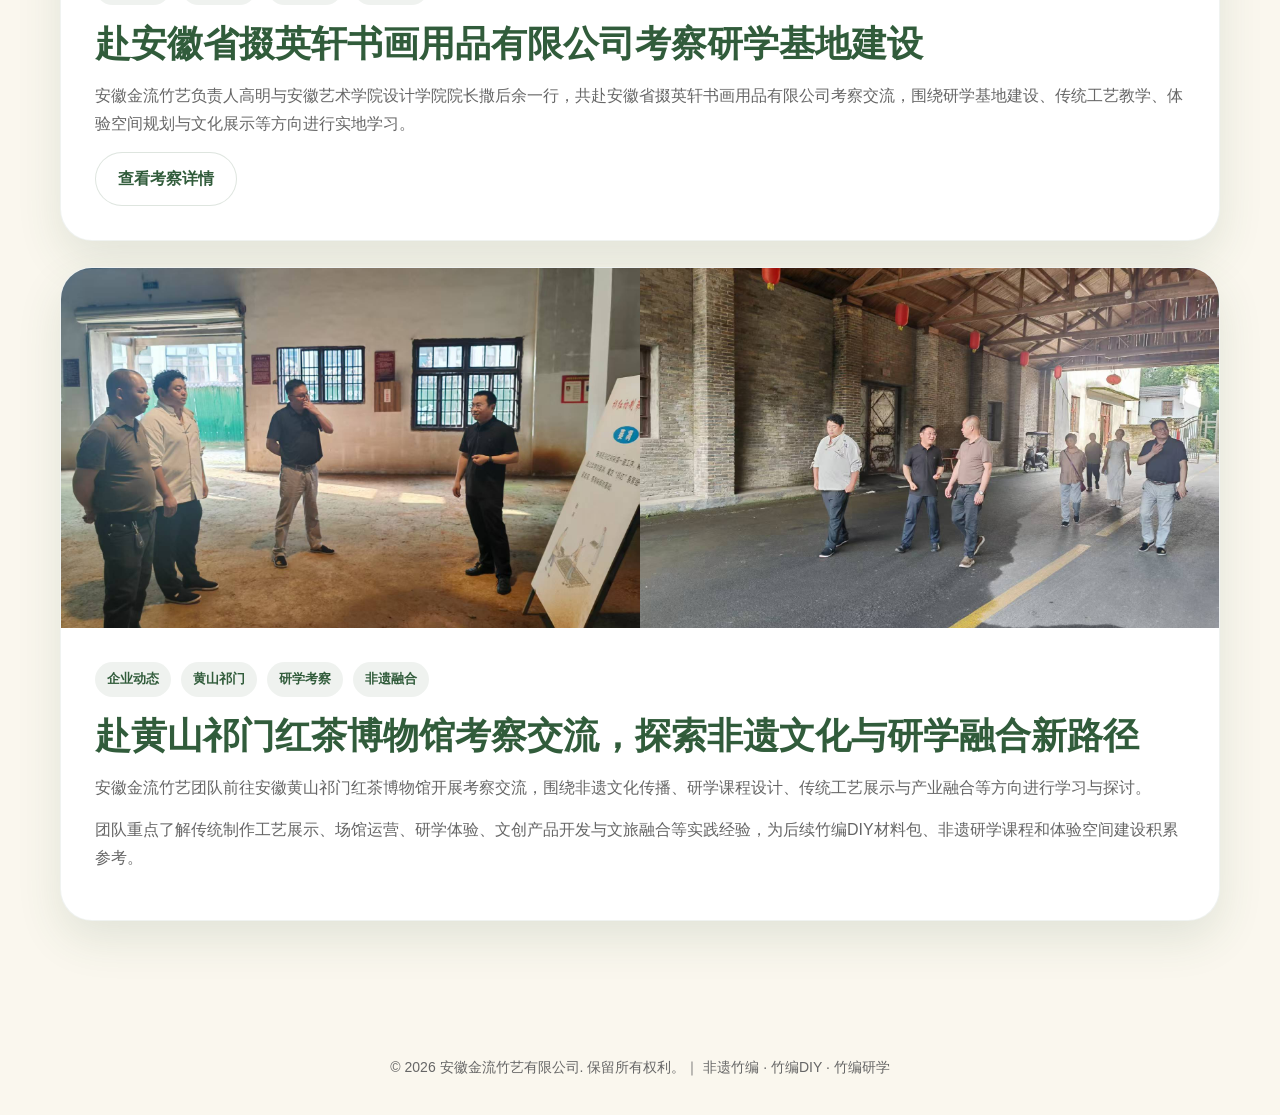
<file: news.html>
<!DOCTYPE html>
<html lang="zh-CN">
<head>
  <meta charset="UTF-8" />
  <meta name="viewport" content="width=device-width, initial-scale=1.0" />
  <title>企业动态｜安徽金流竹艺有限公司</title>
  <meta name="description" content="安徽金流竹艺企业动态，记录非遗竹编培训、研学基地考察、传统文化交流与企业实践。" />
  <meta name="keywords" content="金流竹艺企业动态,竹编培训,非遗研学,研学基地考察,掇英轩,祁门红茶博物馆" />
  <meta name="author" content="安徽金流竹艺有限公司" />
  <link rel="stylesheet" href="style.css" />
</head>
<body>
<header>
  <div class="container nav">
    <a href="index.html" class="logo" aria-label="安徽金流竹艺首页">
      <span class="logo-mark">竹</span>
      <span>安徽金流竹艺</span>
    </a>
    <nav class="nav-links">
      <a href="index.html">首页</a>
      <a href="about.html">关于我们</a>
      <a href="products.html">产品系列</a>
      <a href="course.html">研学课程</a>
      <a href="news.html" class="active">企业动态</a>
      <a href="culture.html">非遗竹编</a>
      <a href="contact.html">合作联系</a>
    </nav>
  </div>
</header>

<main>
  <section class="page-hero">
    <div class="container">
      <span class="eyebrow">企业动态</span>
      <h1>金流竹艺的实践与足迹</h1>
      <p>记录竹编技艺培训、研学基地考察与传统文化交流，在持续学习与实践中探索竹编走进现代生活的新路径。</p>
    </div>
  </section>

  <section>
    <div class="container">

      <article class="news-card">
        <div class="news-images" style="grid-template-columns: 1fr;">
          <img src="IMG_0109.JPG" alt="2026年8月28日流波䃥镇妇女联合会别样红女性素质提升工程培训现场" />
        </div>
        <div class="news-content">
          <div class="news-meta">
            <span>2026年8月28日</span>
            <span>流波䃥镇</span>
            <span>女性技能培训</span>
            <span>非遗竹编</span>
          </div>
          <h2>金流竹艺参与“别样红”女性素质提升工程培训</h2>
          <p>安徽金流竹艺参与流波䃥镇妇女联合会“别样红”女性素质提升工程培训，通过现场讲解、工艺展示与动手实践，将传统竹编技艺带入基层技能培训与文化体验场景。</p>
          <a class="btn secondary" href="news-women-training-20260828.html">查看活动详情</a>
        </div>
      </article>

      <article class="news-card">
        <div class="news-images" style="grid-template-columns: 1fr;">
          <img src="IMG_0303.JPG" alt="安徽金流竹艺负责人高明与安徽艺术学院设计学院院长撒后余一行考察掇英轩研学空间" />
        </div>
        <div class="news-content">
          <div class="news-meta">
            <span>企业动态</span>
            <span>研学考察</span>
            <span>基地建设</span>
            <span>校企交流</span>
          </div>
          <h2>赴安徽省掇英轩书画用品有限公司考察研学基地建设</h2>
          <p>安徽金流竹艺负责人高明与安徽艺术学院设计学院院长撒后余一行，共赴安徽省掇英轩书画用品有限公司考察交流，围绕研学基地建设、传统工艺教学、体验空间规划与文化展示等方向进行实地学习。</p>
          <a class="btn secondary" href="news-duoyingxuan-study-tour.html">查看考察详情</a>
        </div>
      </article>

      <article class="news-card">
        <div class="news-images">
          <img src="qimen-kaocha-1.jpg" alt="安徽金流竹艺团队在祁门红茶博物馆开展室内交流考察" />
          <img src="qimen-kaocha-2.jpg" alt="安徽金流竹艺团队赴黄山祁门红茶博物馆进行研学考察" />
        </div>
        <div class="news-content">
          <div class="news-meta">
            <span>企业动态</span>
            <span>黄山祁门</span>
            <span>研学考察</span>
            <span>非遗融合</span>
          </div>
          <h2>赴黄山祁门红茶博物馆考察交流，探索非遗文化与研学融合新路径</h2>
          <p>安徽金流竹艺团队前往安徽黄山祁门红茶博物馆开展考察交流，围绕非遗文化传播、研学课程设计、传统工艺展示与产业融合等方向进行学习与探讨。</p>
          <p>团队重点了解传统制作工艺展示、场馆运营、研学体验、文创产品开发与文旅融合等实践经验，为后续竹编DIY材料包、非遗研学课程和体验空间建设积累参考。</p>
        </div>
      </article>

    </div>
  </section>
</main>

<footer>
  <div class="container">
    © 2026 安徽金流竹艺有限公司. 保留所有权利。｜ 非遗竹编 · 竹编DIY · 竹编研学
  </div>
</footer>
</body>
</html>
</file>
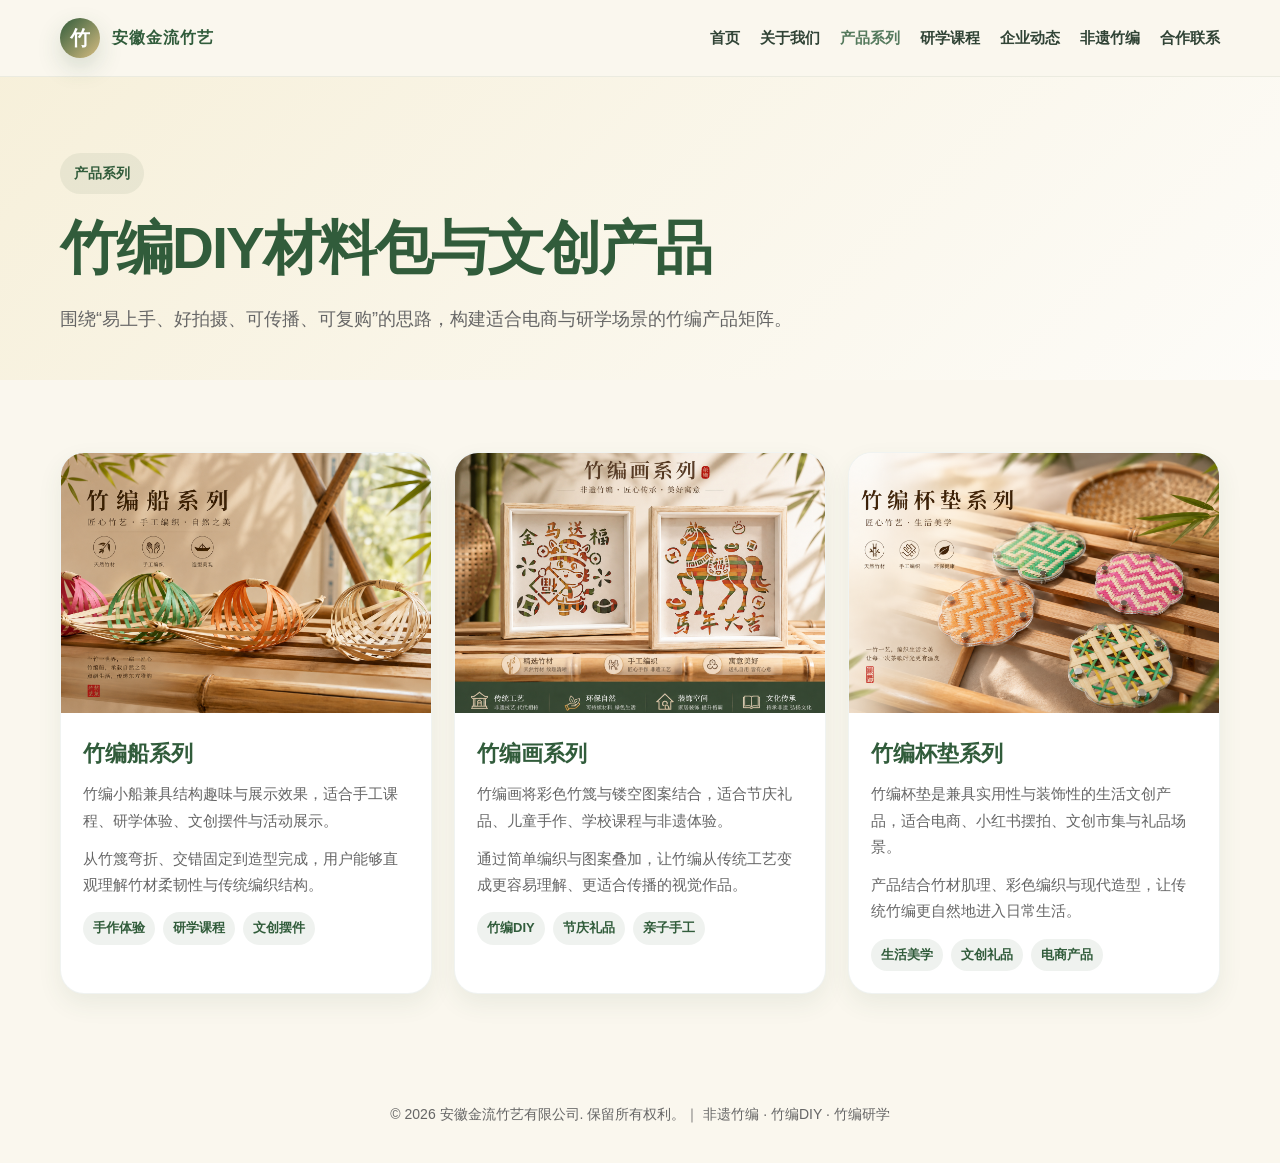
<file: products.html>
<!DOCTYPE html>
<html lang="zh-CN">
<head>
  <meta charset="UTF-8" />
  <meta name="viewport" content="width=device-width, initial-scale=1.0" />
  <title>产品系列｜竹编DIY材料包｜竹编画｜竹编杯垫｜竹编船</title>
  <meta name="description" content="安徽金流竹艺产品包括竹编画、竹编杯垫、竹编船、竹编DIY材料包、竹编文创礼品等。" />
  <meta name="keywords" content="竹编产品,竹编DIY材料包,竹编画,竹编杯垫,竹编船,竹编文创" />
  <meta name="author" content="安徽金流竹艺有限公司" />
  <link rel="stylesheet" href="style.css" />
</head>
<body>
<header>
  <div class="container nav">
    <a href="index.html" class="logo" aria-label="安徽金流竹艺首页">
      <span class="logo-mark">竹</span>
      <span>安徽金流竹艺</span>
    </a>
    <nav class="nav-links">
      <a href="index.html" class="">首页</a>
      <a href="about.html" class="">关于我们</a>
      <a href="products.html" class="active">产品系列</a>
      <a href="course.html" class="">研学课程</a>
      <a href="news.html" class="">企业动态</a>
      <a href="culture.html" class="">非遗竹编</a>
      <a href="contact.html" class="">合作联系</a>
    </nav>
  </div>
</header>
<main>
  <section class="page-hero"><div class="container"><span class="eyebrow">产品系列</span><h1>竹编DIY材料包与文创产品</h1><p>围绕“易上手、好拍摄、可传播、可复购”的思路，构建适合电商与研学场景的竹编产品矩阵。</p></div></section>
  <section>
    <div class="container product-grid">
      <article class="product"><div class="product-img"><img src="zhubianchuan.png" alt="竹编船系列产品展示" /></div><div class="product-content"><h3>竹编船系列</h3><p>竹编小船兼具结构趣味与展示效果，适合手工课程、研学体验、文创摆件与活动展示。</p><p>从竹篾弯折、交错固定到造型完成，用户能够直观理解竹材柔韧性与传统编织结构。</p><div class="tag-list"><span class="tag">手作体验</span><span class="tag">研学课程</span><span class="tag">文创摆件</span></div></div></article>
      <article class="product"><div class="product-img"><img src="zhubianhua.png" alt="竹编画系列产品展示" /></div><div class="product-content"><h3>竹编画系列</h3><p>竹编画将彩色竹篾与镂空图案结合，适合节庆礼品、儿童手作、学校课程与非遗体验。</p><p>通过简单编织与图案叠加，让竹编从传统工艺变成更容易理解、更适合传播的视觉作品。</p><div class="tag-list"><span class="tag">竹编DIY</span><span class="tag">节庆礼品</span><span class="tag">亲子手工</span></div></div></article>
      <article class="product"><div class="product-img"><img src="zhubianbeidian.png" alt="竹编杯垫系列产品展示" /></div><div class="product-content"><h3>竹编杯垫系列</h3><p>竹编杯垫是兼具实用性与装饰性的生活文创产品，适合电商、小红书摆拍、文创市集与礼品场景。</p><p>产品结合竹材肌理、彩色编织与现代造型，让传统竹编更自然地进入日常生活。</p><div class="tag-list"><span class="tag">生活美学</span><span class="tag">文创礼品</span><span class="tag">电商产品</span></div></div></article>
    </div>
  </section>
</main>
<footer>
  <div class="container">
    © 2026 安徽金流竹艺有限公司. 保留所有权利。｜ 非遗竹编 · 竹编DIY · 竹编研学
  </div>
</footer>
</body>
</html>
</file>
<file: style.css>
/* 安徽金流竹艺有限公司官网通用样式 */
:root {
  --green: #315c3b;
  --green-dark: #204128;
  --green-light: #557a5d;
  --bamboo: #d7bd82;
  --bamboo-light: #f6efd8;
  --ink: #222222;
  --muted: #666666;
  --white: #ffffff;
  --bg: #faf7ee;
  --radius: 22px;
  --shadow: 0 18px 45px rgba(49, 92, 59, 0.12);
}

* { margin: 0; padding: 0; box-sizing: border-box; }
html { scroll-behavior: smooth; }
body {
  font-family: -apple-system, BlinkMacSystemFont, "PingFang SC", "Microsoft YaHei", "Noto Sans SC", sans-serif;
  color: var(--ink);
  background: var(--bg);
  line-height: 1.75;
}
a { color: inherit; text-decoration: none; }
img { max-width: 100%; display: block; }
.container { width: min(1160px, 92%); margin: 0 auto; }

header {
  position: sticky; top: 0; z-index: 10;
  background: rgba(250, 247, 238, 0.94);
  backdrop-filter: blur(14px);
  border-bottom: 1px solid rgba(49, 92, 59, 0.08);
}
.nav { height: 76px; display: flex; align-items: center; justify-content: space-between; }
.logo { display: flex; align-items: center; gap: 12px; font-weight: 800; color: var(--green); letter-spacing: 1px; }
.logo-mark {
  width: 40px; height: 40px; border-radius: 50%;
  background: linear-gradient(135deg, var(--green), var(--bamboo));
  display: grid; place-items: center; color: var(--white); font-size: 20px;
  box-shadow: 0 10px 24px rgba(49, 92, 59, 0.18);
}
.nav-links { display: flex; align-items: center; gap: 20px; font-size: 15px; color: #314436; font-weight: 600; }
.nav-links a:hover, .nav-links a.active { color: var(--green-light); }
.nav-links .nav-game { padding: 7px 13px; border-radius: 999px; background: var(--green); color: var(--white); }
.nav-links .nav-game:hover { color: var(--white); background: var(--green-dark); }

.btn {
  display: inline-flex; align-items: center; justify-content: center; gap: 8px;
  padding: 12px 22px; border-radius: 999px; background: var(--green);
  color: var(--white); font-weight: 700; box-shadow: 0 12px 28px rgba(49,92,59,.2);
  transition: transform .2s ease, box-shadow .2s ease;
}
.btn:hover { transform: translateY(-2px); box-shadow: 0 16px 34px rgba(49,92,59,.26); }
.btn.secondary { background: var(--white); color: var(--green); box-shadow: none; border: 1px solid rgba(49,92,59,.16); }
.btn.game-btn { background: var(--bamboo); color: var(--green-dark); box-shadow: 0 12px 28px rgba(130,98,36,.18); }

.hero { padding: 92px 0 76px; position: relative; overflow: hidden; }
.hero::before {
  content: ""; position: absolute; width: 560px; height: 560px; border-radius: 50%;
  background: rgba(215, 189, 130, 0.28); right: -200px; top: -160px; z-index: -1;
}
.hero-grid { display: grid; grid-template-columns: 1.02fr .98fr; gap: 56px; align-items: center; }
.eyebrow {
  display: inline-flex; align-items: center; padding: 8px 14px; border-radius: 999px;
  background: rgba(49,92,59,.08); color: var(--green); font-size: 14px; font-weight: 800; margin-bottom: 22px;
}
h1 { font-size: clamp(42px, 6vw, 72px); line-height: 1.12; color: var(--green); letter-spacing: -2px; margin-bottom: 24px; }
.hero p { font-size: 18px; color: var(--muted); max-width: 620px; margin-bottom: 34px; }
.hero-actions { display: flex; flex-wrap: wrap; gap: 14px; }
.hero-card { padding: 18px; background: var(--white); border-radius: 34px; box-shadow: var(--shadow); overflow: hidden; }
.hero-card img { width: 100%; min-height: 420px; object-fit: cover; border-radius: 26px; }

.page-hero { padding: 76px 0 44px; background: linear-gradient(135deg, rgba(246,239,216,.9), rgba(255,255,255,.6)); }
.page-hero h1 { font-size: clamp(36px, 5vw, 58px); }
.page-hero p { color: var(--muted); max-width: 760px; font-size: 18px; }

section { padding: 72px 0; }
.section-title { display: flex; align-items: flex-end; justify-content: space-between; gap: 28px; margin-bottom: 34px; }
.section-title h2 { font-size: clamp(30px, 4vw, 46px); color: var(--green); line-height: 1.2; }
.section-title p { color: var(--muted); max-width: 540px; }

.cards { display: grid; grid-template-columns: repeat(3, 1fr); gap: 22px; }
.card, .article, .contact-box {
  background: var(--white); border-radius: var(--radius); padding: 28px;
  box-shadow: 0 10px 28px rgba(49,92,59,.08); border: 1px solid rgba(49,92,59,.07);
}
.card-icon { width: 52px; height: 52px; border-radius: 18px; background: var(--bamboo-light); display: grid; place-items: center; font-size: 24px; margin-bottom: 18px; }
.card h3, .article h3, .contact-box h3 { color: var(--green); margin-bottom: 10px; }
.card p, .article p, .card li { color: var(--muted); font-size: 15px; }
.card ul { padding-left: 18px; margin-top: 10px; }

.about-block {
  background: var(--green); color: var(--white); border-radius: 40px; padding: 56px;
  display: grid; grid-template-columns: .85fr 1.15fr; gap: 48px; align-items: center; box-shadow: var(--shadow);
}
.about-block h2 { font-size: clamp(32px,4vw,50px); line-height:1.2; margin-bottom:20px; }
.about-block p { color: rgba(255,255,255,.84); margin-bottom: 14px; }
.stats { display: grid; grid-template-columns: repeat(3,1fr); gap: 16px; margin-top: 28px; }
.stat { background: rgba(255,255,255,.1); border: 1px solid rgba(255,255,255,.14); border-radius: 20px; padding: 20px; }
.stat strong { display: block; font-size: 28px; color: var(--bamboo-light); }

.game-section { padding: 34px 0 86px; }
.game-showcase {
  display: grid; grid-template-columns: .82fr 1.18fr; gap: 54px; align-items: center;
  padding: 54px; border-radius: 40px; overflow: hidden;
  background: linear-gradient(135deg, #f3ead2, #fffdf7 62%);
  border: 1px solid rgba(49,92,59,.1); box-shadow: var(--shadow);
}
.game-showcase-copy h2 { color: var(--green); font-size: clamp(34px,4.6vw,56px); line-height: 1.15; margin-bottom: 20px; }
.game-showcase-copy > p { color: var(--muted); margin-bottom: 20px; }
.game-points { list-style: none; display: grid; gap: 8px; margin: 0 0 28px; color: #3f5444; font-size: 14px; font-weight: 700; }
.game-points li::before { content: "✓"; display: inline-grid; place-items: center; width: 20px; height: 20px; margin-right: 9px; border-radius: 50%; background: rgba(49,92,59,.1); color: var(--green); font-size: 11px; }
.game-preview { position: relative; display: block; padding: 12px; border-radius: 30px; overflow: hidden; background: var(--white); box-shadow: 0 22px 55px rgba(49,92,59,.17); transform: rotate(1.2deg); transition: transform .25s ease, box-shadow .25s ease; }
.game-preview:hover { transform: rotate(0) translateY(-4px); box-shadow: 0 28px 64px rgba(49,92,59,.22); }
.game-preview img { width: 100%; aspect-ratio: 1200 / 630; object-fit: cover; border-radius: 21px; }
.game-preview > span { display: flex; align-items: center; justify-content: space-between; padding: 14px 10px 5px; color: var(--green); font-weight: 800; }
.game-preview b { width: 30px; height: 30px; display: grid; place-items: center; border-radius: 50%; background: var(--green); color: var(--white); }

.product-grid { display: grid; grid-template-columns: repeat(3, 1fr); gap: 22px; }
.product { background: var(--white); border-radius: 24px; overflow: hidden; box-shadow: 0 10px 24px rgba(49,92,59,.08); border: 1px solid rgba(49,92,59,.07); }
.product-img img { width: 100%; height: 260px; object-fit: cover; }
.product-content { padding: 22px; }
.product-content h3 { color: var(--green); font-size: 22px; margin-bottom: 8px; }
.product-content p { color: var(--muted); font-size: 15px; margin-bottom: 12px; }
.tag-list { display: flex; flex-wrap: wrap; gap: 8px; margin-top: 14px; }
.tag { font-size: 13px; color: var(--green); background: rgba(49,92,59,.08); padding: 5px 10px; border-radius: 999px; font-weight: 700; }

.process { display: grid; grid-template-columns: repeat(4,1fr); gap: 18px; counter-reset: step; }
.step { background: var(--bamboo-light); border-radius: 22px; padding: 26px; border: 1px solid rgba(49,92,59,.08); }
.step::before { counter-increment: step; content: "0" counter(step); display: inline-block; color: var(--green); font-weight:900; margin-bottom:18px; font-size:24px; }
.step h3 { color: var(--green); margin-bottom: 8px; }
.step p { color: var(--muted); font-size: 14px; }

.article-grid { display: grid; grid-template-columns: repeat(2,1fr); gap: 22px; }
.article h3 { font-size: 24px; }
.article p { margin-bottom: 12px; }

.news-card { background: var(--white); border-radius: 32px; overflow: hidden; box-shadow: var(--shadow); border: 1px solid rgba(49,92,59,.07); margin-bottom: 26px; }
.news-images { display: grid; grid-template-columns: 1fr 1fr; }
.news-images img { width: 100%; height: 360px; object-fit: cover; }
.news-content { padding: 34px; }
.news-meta { display:flex; flex-wrap:wrap; gap:10px; margin-bottom:16px; }
.news-meta span { background: rgba(49,92,59,.08); color: var(--green); padding:6px 12px; border-radius:999px; font-size:13px; font-weight:700; }
.news-content h2, .news-content h3 { color: var(--green); font-size: clamp(26px,3vw,36px); line-height:1.25; margin-bottom:16px; }
.news-content p { color: var(--muted); margin-bottom: 14px; }
.news-list { margin-top:18px; padding-left:20px; color: var(--muted); }
.news-list li { margin-bottom: 8px; }

.contact { background: linear-gradient(135deg, var(--bamboo-light), #fff); border-radius: 38px; padding: 52px; display: grid; grid-template-columns: 1fr 1fr; gap: 40px; align-items: center; box-shadow: var(--shadow); }
.contact h2 { font-size: clamp(30px,4vw,48px); color: var(--green); line-height:1.2; margin-bottom:18px; }
.contact p { color: var(--muted); margin-bottom: 24px; }
.contact-list { display:grid; gap:12px; color:#35483b; }

footer { padding: 36px 0; color: var(--muted); text-align:center; font-size:14px; }

@media (max-width: 900px) {
  .nav-links { display: none; }
  .hero-grid, .about-block, .contact { grid-template-columns: 1fr; }
  .cards, .product-grid, .process, .stats, .article-grid, .news-images { grid-template-columns: 1fr 1fr; }
  .about-block, .contact { padding: 36px; }
  .game-showcase { grid-template-columns: 1fr; padding: 36px; }
}
@media (max-width: 560px) {
  .hero { padding-top: 58px; }
  .cards, .product-grid, .process, .stats, .article-grid, .news-images { grid-template-columns: 1fr; }
  .hero-actions { flex-direction: column; }
  .btn { width: 100%; }
  .section-title { display: block; }
  .section-title p { margin-top: 12px; }
  .hero-card img { min-height: 260px; }
  .news-images img { height: 260px; }
  .game-section { padding: 20px 0 58px; }
  .game-showcase { width: 94%; gap: 30px; padding: 28px 20px; border-radius: 28px; }
  .game-showcase-copy h2 { font-size: 34px; }
  .game-preview { padding: 8px; border-radius: 22px; transform: none; }
  .game-preview img { border-radius: 16px; }
}
</file>
